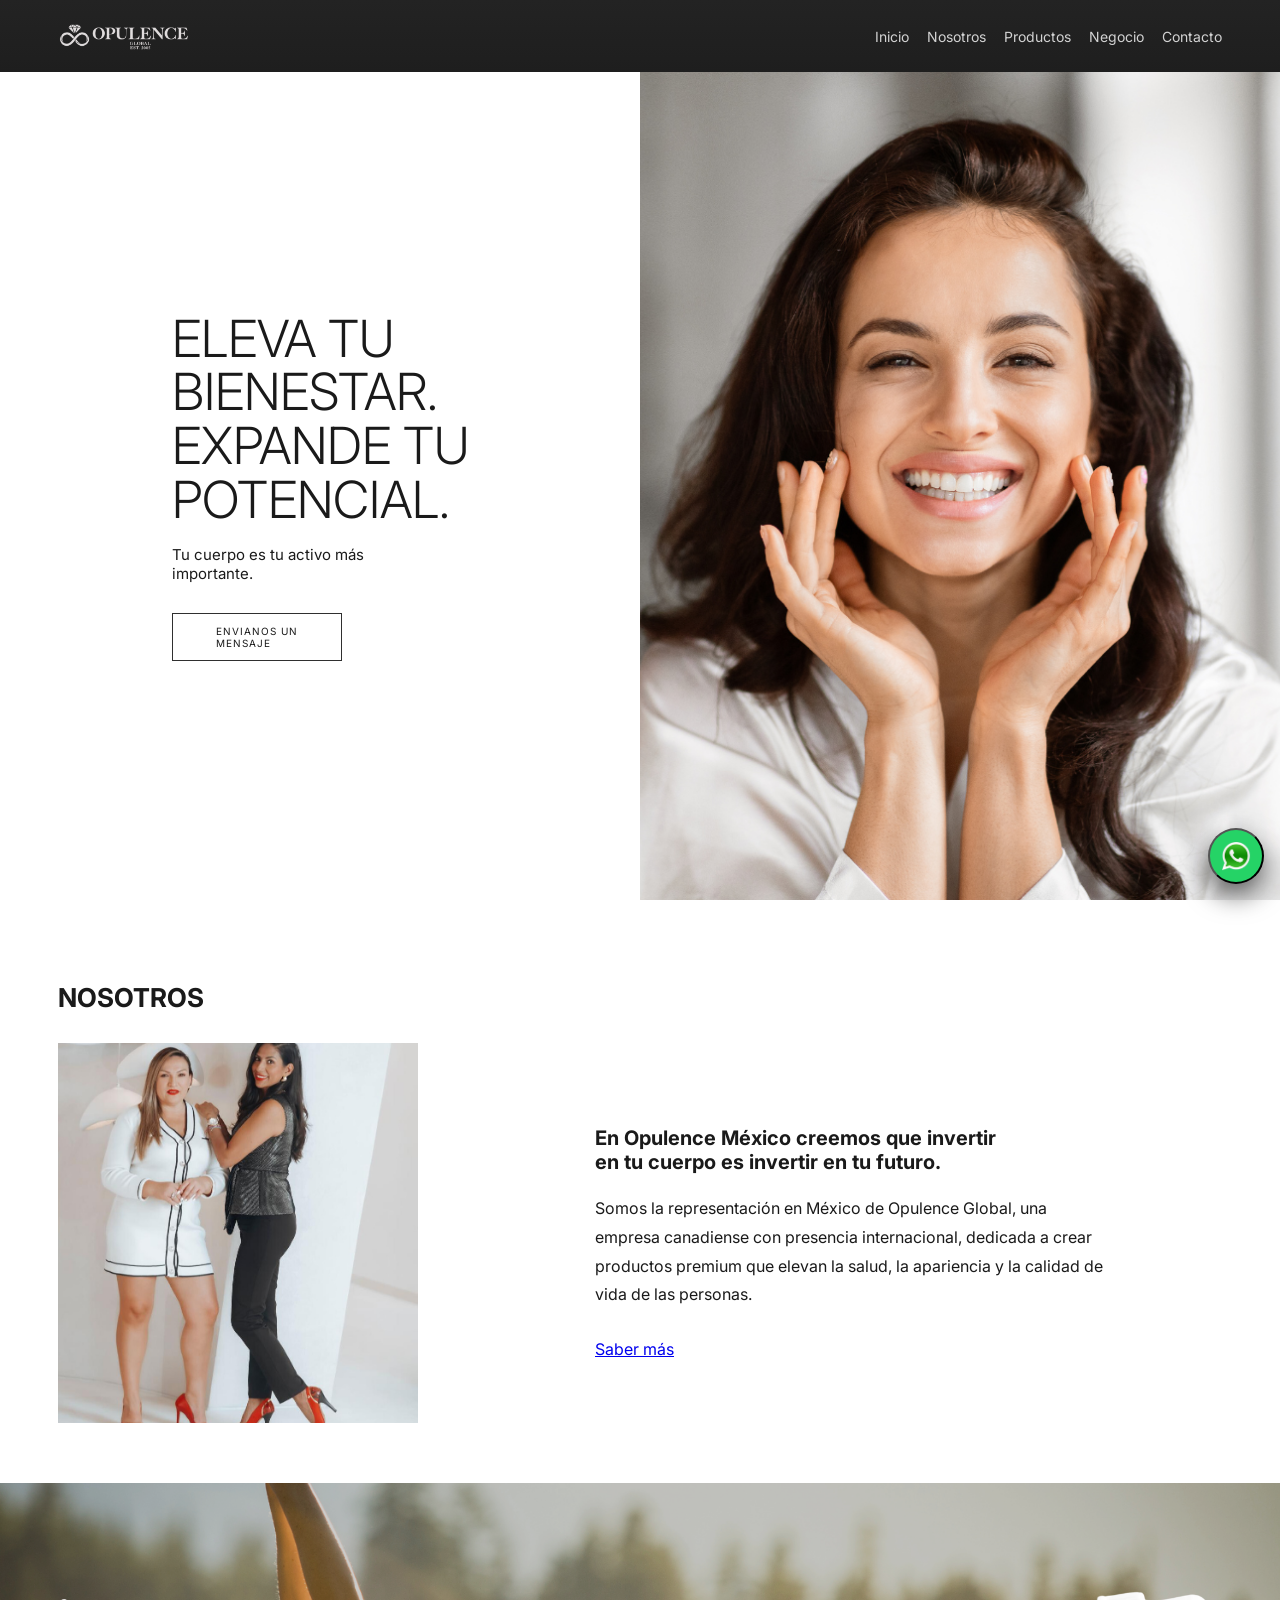
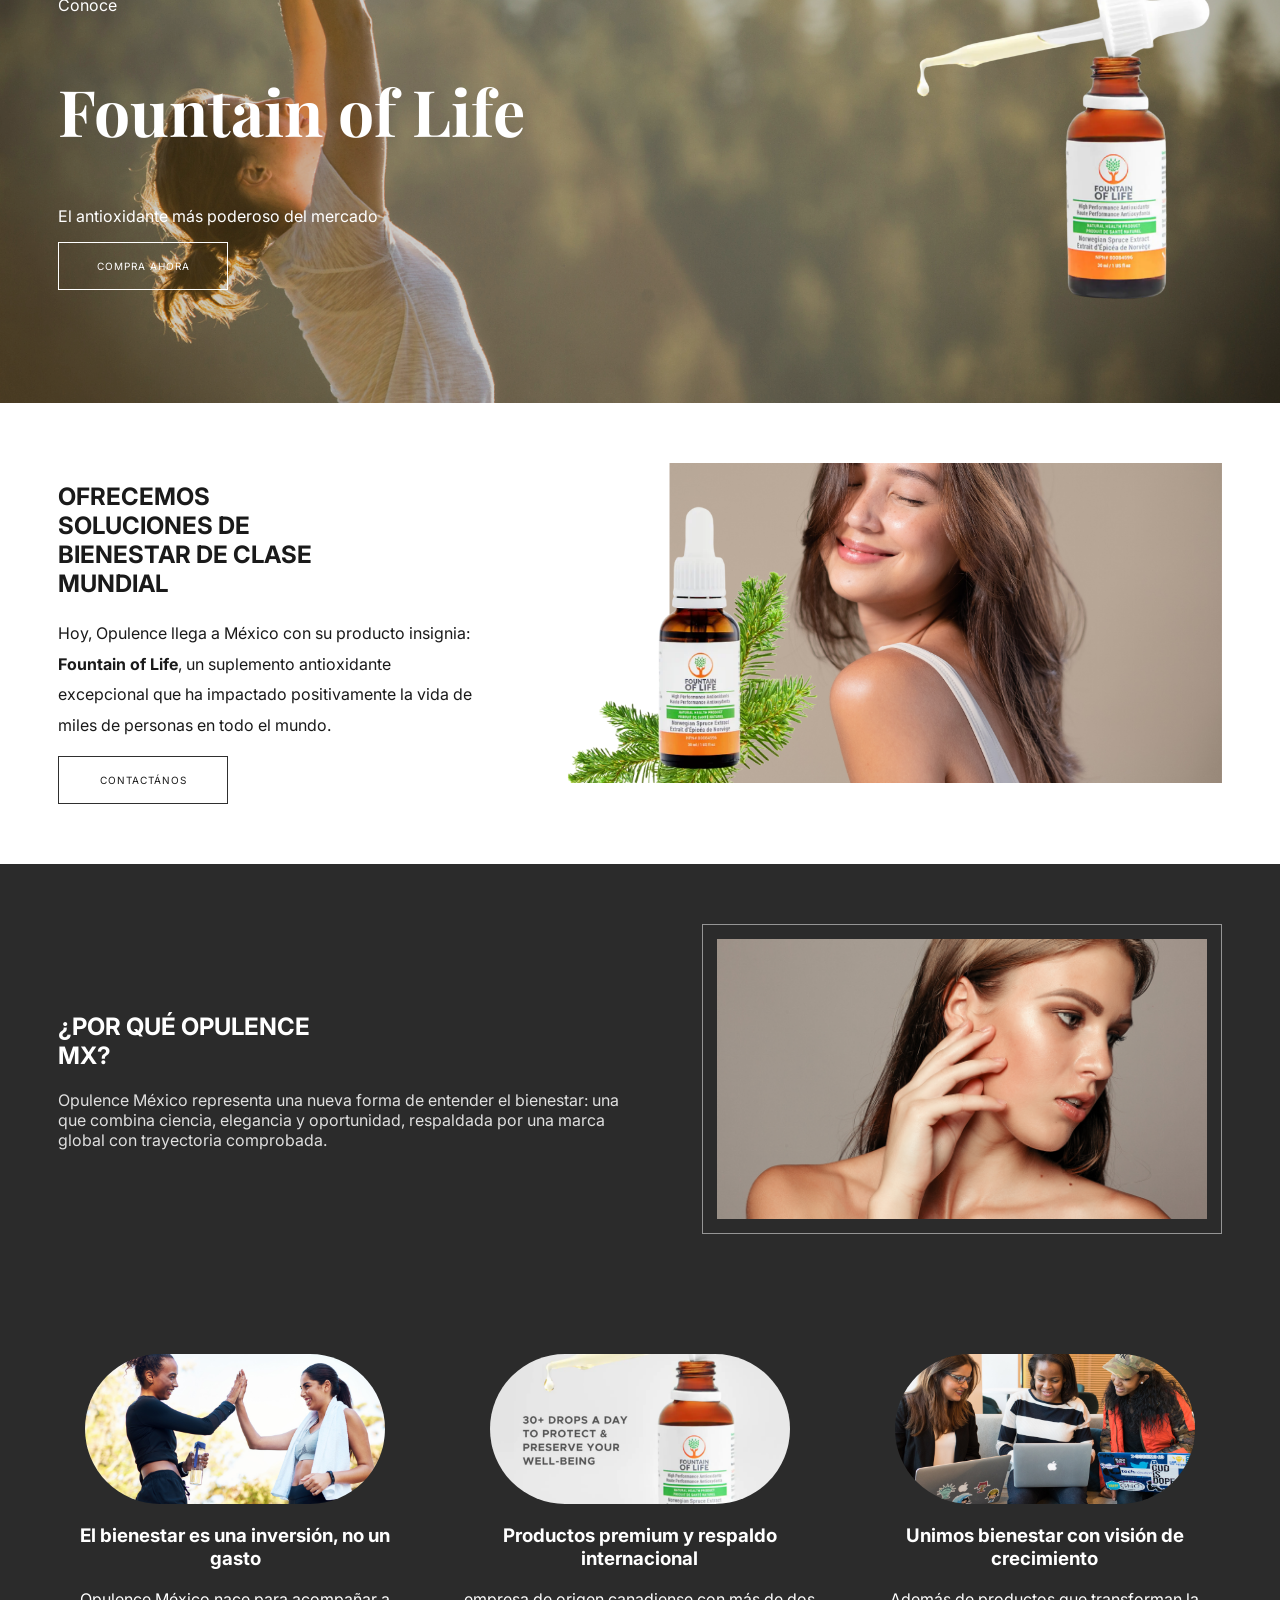
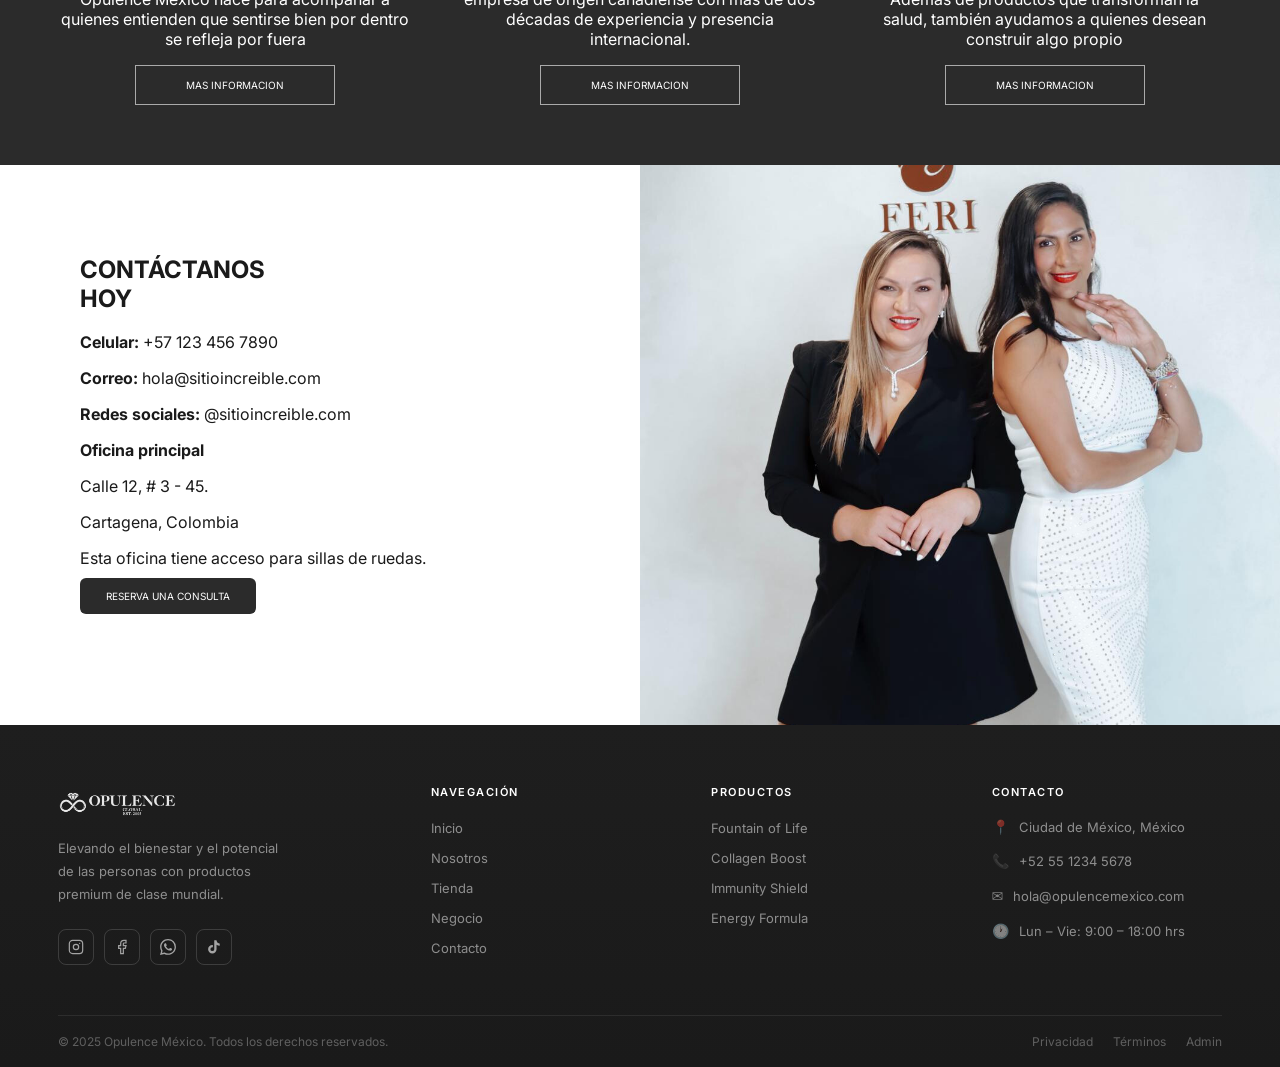
<file: Sitio Web Opulence/index.html>
<!DOCTYPE html>
<html lang="es">
<head>
  <meta charset="UTF-8" />
  <meta name="viewport" content="width=device-width, initial-scale=1.0" />
  <title>Opulence - Home</title>

  <link rel="stylesheet" href="styles.css" />

  <!-- Tipografías -->
  <link rel="preconnect" href="https://fonts.googleapis.com">
  <link rel="preconnect" href="https://fonts.gstatic.com" crossorigin>
  <link href="https://fonts.googleapis.com/css2?family=Playfair+Display:wght@600;700&family=Inter:wght@300;400;500;700&display=swap" rel="stylesheet">
</head>

<body>

  <!-- HEADER / NAV -->
  <header class="topbar">
    <div class="topbar__inner">
      <a class="brand" href="index.html">
        <img class="brand__logo" src="assets/logo-opulence.png" alt="Opulence" />
      </a>

      <button class="navToggle" aria-label="Abrir menú" aria-expanded="false">
        <span></span><span></span><span></span>
      </button>

      <nav class="nav" data-nav>
        <a href="index.html" class="nav__link">Inicio</a>
        <a href="nosotros.html" class="nav__link">Nosotros</a>
        <a href="tienda.html" class="nav__link">Productos</a>
        <a href="negocio.html" class="nav__link">Negocio</a>
        <a href="contacto.html" class="nav__link">Contacto</a>
      </nav>
    </div>
  </header>

  <main>
    <!-- HERO -->
    <section class="hero" id="inicio">
      <div class="hero__left">
        <div class="hero__content">
          <h1 class="hero__title">
            ELEVA TU<br>
            BIENESTAR.<br>
            EXPANDE TU<br>
            POTENCIAL.
          </h1>

          <p class="hero__subtitle">
            Tu cuerpo es tu activo más<br>
            importante.
          </p>

          <a class="btn-outline" href="#contacto">
            ENVIANOS UN<br>MENSAJE
          </a>
        </div>
      </div>

      <div class="hero__right">
        <img
          class="hero__image"
          src="assets/Mujer sonriendo.png"
          alt="Mujer sonriendo"
        />
      </div>
    </section>

    <!-- NOSOTROS -->
    <section class="about" id="nosotros">
      <div class="about__inner">
        <h2 class="about__heading">NOSOTROS</h2>

        <div class="about__grid">
          <div class="about__media">
            <img src="assets/nosotros.jpg" alt="Equipo Opulence" />
          </div>

          <div class="about__text">
            <h3>
              En Opulence México creemos que invertir<br />
              en tu cuerpo es invertir en tu futuro.
            </h3>

            <p>
              Somos la representación en México de Opulence Global, una empresa canadiense
              con presencia internacional, dedicada a crear productos premium que elevan la
              salud, la apariencia y la calidad de vida de las personas.
            </p>

            <a class="about__link" href="nosotros.html">Saber más</a>
          </div>
        </div>
      </div>
    </section>

    <!-- PRODUCTO DESTACADO (fondo + overlay + frasco derecha) -->
    <section class="featured-product" id="productos">
      <div class="featured-product__overlay"></div>

      <div class="featured-product__content">
        <div class="featured-product__text">
          <span class="featured-product__eyebrow">Conoce</span>

          <h2 class="featured-product__title">
            Fountain of Life
          </h2>

          <p class="featured-product__subtitle">
            El antioxidante más poderoso del mercado
          </p>

          <a href="#" class="btn-outline btn-outline--light">
            COMPRA AHORA
          </a>
        </div>

        <div class="featured-product__image">
          <img
            src="assets/Botella FOL.png"
            alt="Fountain of Life"
          />
        </div>
      </div>
    </section>

    <!-- SOLUCIONES -->
    <section class="solutions">
      <div class="solutions__inner">
        <div class="solutions__grid">

          <!-- Columna izquierda -->
          <div class="solutions__left">
            <h2 class="solutions__title">
              OFRECEMOS<br />
              SOLUCIONES DE<br />
              BIENESTAR DE CLASE<br />
              MUNDIAL
            </h2>

            <p class="solutions__copy">
              Hoy, Opulence llega a México con su producto insignia:
              <strong>Fountain of Life</strong>, un suplemento antioxidante excepcional que ha impactado
              positivamente la vida de miles de personas en todo el mundo.
            </p>

            <a href="#contacto" class="btn-outline solutions__btn">CONTACTÁNOS</a>
          </div>

          <!-- Columna derecha -->
          <div class="solutions__right">
            <div class="solutions__photo">
              <img src="assets/solutions model.png" alt="Bienestar Opulence" />
            </div>

            
          </div>

        </div>
      </div>
    </section>

    <!-- WHY OPULENCE -->
    <section class="why">
      <div class="why__inner">
        <div class="why__grid">

          <div class="why__left">
            <h2 class="why__title">¿POR QUÉ OPULENCE<br>MX?</h2>

            <p class="why__copy">
              Opulence México representa una nueva forma de entender el bienestar: una que combina ciencia,
              elegancia y oportunidad, respaldada por una marca global con trayectoria comprobada.
            </p>
          </div>

          <div class="why__right">
            <div class="why__frame">
              <img src="assets/why-model.png" alt="Opulence MX" />
            </div>
          </div>

        </div>
      </div>
    </section>

    <!-- 3 COLUMNAS -->
    <section class="triptych">
      <div class="triptych__inner">
        <div class="triptych__grid">

          <article class="triptych__card">
            <div class="triptych__oval">
              <img src="assets/trip-1.png" alt="Bienestar es inversión" />
            </div>

            <h3 class="triptych__title">
              El bienestar es una inversión, no un gasto
            </h3>

            <p class="triptych__text">
              Opulence México nace para acompañar a quienes entienden que sentirse bien por dentro se refleja por fuera
            </p>

            <a class="triptych__btn" href="#">MAS INFORMACION</a>
          </article>

          <article class="triptych__card">
            <div class="triptych__oval">
              <img src="assets/trip-2.png" alt="Productos premium" />
            </div>

            <h3 class="triptych__title">
              Productos premium y respaldo internacional
            </h3>

            <p class="triptych__text">
              empresa de origen canadiense con más de dos décadas de experiencia y presencia internacional.
            </p>

            <a class="triptych__btn" href="#">MAS INFORMACION</a>
          </article>

          <article class="triptych__card">
            <div class="triptych__oval">
              <img src="assets/trip-3.png" alt="Visión de crecimiento" />
            </div>

            <h3 class="triptych__title">
              Unimos bienestar con visión de crecimiento
            </h3>

            <p class="triptych__text">
              Además de productos que transforman la salud, también ayudamos a quienes desean construir algo propio
            </p>

            <a class="triptych__btn" href="negocio.html">MAS INFORMACION</a>
          </article>

        </div>
      </div>
    </section>

    <!-- CONTACTO -->
    <section class="contact" id="contacto">
      <div class="contact__grid">

        <!-- Left -->
        <div class="contact__left">
          <div class="contact__inner">
            <h2 class="contact__title">CONTÁCTANOS<br>HOY</h2>

            <div class="contact__block">
              <p><strong>Celular:</strong> +57 123 456 7890</p>
              <p><strong>Correo:</strong> hola@sitioincreible.com</p>
              <p><strong>Redes sociales:</strong> @sitioincreible.com</p>
            </div>

            <div class="contact__block contact__block--spaced">
              <p class="contact__subtitle"><strong>Oficina principal</strong></p>
              <p>Calle 12, # 3 - 45.</p>
              <p>Cartagena, Colombia</p>
            </div>

            <p class="contact__note">Esta oficina tiene acceso para sillas de ruedas.</p>

            <div class="contact__cta">
              <a class="contact__btn" href="#">RESERVA UNA CONSULTA</a>
            </div>
          </div>
        </div>

        <!-- Right -->
        <div class="contact__right">
          <img src="assets/contact-photo.png" alt="Equipo Opulence" />
        </div>

      </div>
    </section>
    <!-- VENTANA DE CHAT WHATSAPP -->
<div class="whatsapp-chat" id="whatsappChat" aria-hidden="true">
  <div class="wa-chat-header">
    <div class="wa-avatar">
      <img src="assets/profile sofi.png" alt="Asesor" />
    </div>
    <div class="wa-chat-info">
      <div class="wa-chat-name">Sofía Opulence</div>
      <div class="wa-chat-status">En línea</div>
    </div>
    <div class="wa-chat-close" id="waCloseBtn">&times;</div>
  </div>

  <div class="wa-chat-body" id="waMessages">
    <div class="wa-message agent">
      Hola 👋 ¿En qué podemos ayudarte hoy?
    </div>
  </div>

  <form class="wa-chat-input" id="waForm">
    <input
      type="text"
      id="waInput"
      placeholder="Escribe tu mensaje..."
      autocomplete="off"
    />
    <button type="submit" class="wa-send-btn">➤</button>
  </form>
</div>

<!-- BOTÓN FLOTANTE -->
<button class="whatsapp-button" id="whatsappBtn" aria-label="Abrir WhatsApp">
  <img src="assets/whats.png" alt="WhatsApp" />
</button>

  </main>

  <script src="script.js"></script>

  <!-- FOOTER -->
<footer class="site-footer">
  <div class="footer__inner">
    <div class="footer__grid">

      <!-- Columna 1: Marca -->
      <div>
        <img class="footer__brand-logo" src="assets/logo-opulence.png" alt="Opulence" />
        <p class="footer__brand-tagline">
          Elevando el bienestar y el potencial de las personas con productos premium de clase mundial.
        </p>
        <div class="footer__social">
          <a class="footer__social-link" href="#" aria-label="Instagram" target="_blank">
            <svg width="16" height="16" viewBox="0 0 24 24" fill="none" stroke="currentColor" stroke-width="1.8">
              <rect x="2" y="2" width="20" height="20" rx="5" ry="5"/>
              <circle cx="12" cy="12" r="4"/>
              <circle cx="17.5" cy="6.5" r="1" fill="currentColor" stroke="none"/>
            </svg>
          </a>
          <a class="footer__social-link" href="#" aria-label="Facebook" target="_blank">
            <svg width="16" height="16" viewBox="0 0 24 24" fill="none" stroke="currentColor" stroke-width="1.8">
              <path d="M18 2h-3a5 5 0 00-5 5v3H7v4h3v8h4v-8h3l1-4h-4V7a1 1 0 011-1h3z"/>
            </svg>
          </a>
          <a class="footer__social-link" href="#" aria-label="WhatsApp" target="_blank">
            <svg width="16" height="16" viewBox="0 0 24 24" fill="currentColor" stroke="none">
              <path d="M17.472 14.382c-.297-.149-1.758-.867-2.03-.967-.273-.099-.471-.148-.67.15-.197.297-.767.966-.94 1.164-.173.199-.347.223-.644.075-.297-.15-1.255-.463-2.39-1.475-.883-.788-1.48-1.761-1.653-2.059-.173-.297-.018-.458.13-.606.134-.133.298-.347.446-.52.149-.174.198-.298.298-.497.099-.198.05-.371-.025-.52-.075-.149-.669-1.612-.916-2.207-.242-.579-.487-.5-.669-.51-.173-.008-.371-.01-.57-.01-.198 0-.52.074-.792.372-.272.297-1.04 1.016-1.04 2.479 0 1.462 1.065 2.875 1.213 3.074.149.198 2.096 3.2 5.077 4.487.709.306 1.262.489 1.694.625.712.227 1.36.195 1.871.118.571-.085 1.758-.719 2.006-1.413.248-.694.248-1.289.173-1.413-.074-.124-.272-.198-.57-.347m-5.421 7.403h-.004a9.87 9.87 0 01-5.031-1.378l-.361-.214-3.741.982.998-3.648-.235-.374a9.86 9.86 0 01-1.51-5.26c.001-5.45 4.436-9.884 9.888-9.884 2.64 0 5.122 1.03 6.988 2.898a9.825 9.825 0 012.893 6.994c-.003 5.45-4.437 9.884-9.885 9.884m8.413-18.297A11.815 11.815 0 0012.05 0C5.495 0 .16 5.335.157 11.892c0 2.096.547 4.142 1.588 5.945L.057 24l6.305-1.654a11.882 11.882 0 005.683 1.448h.005c6.554 0 11.89-5.335 11.893-11.893a11.821 11.821 0 00-3.48-8.413z"/>
            </svg>
          </a>
          <a class="footer__social-link" href="#" aria-label="TikTok" target="_blank">
            <svg width="16" height="16" viewBox="0 0 24 24" fill="currentColor" stroke="none">
              <path d="M19.59 6.69a4.83 4.83 0 01-3.77-4.25V2h-3.45v13.67a2.89 2.89 0 01-2.88 2.5 2.89 2.89 0 01-2.89-2.89 2.89 2.89 0 012.89-2.89c.28 0 .54.04.79.1V9.01a6.32 6.32 0 00-.79-.05 6.34 6.34 0 00-6.34 6.34 6.34 6.34 0 006.34 6.34 6.34 6.34 0 006.33-6.34V8.69a8.18 8.18 0 004.78 1.52V6.76a4.85 4.85 0 01-1.01-.07z"/>
            </svg>
          </a>
        </div>
      </div>

      <!-- Columna 2: Navegación -->
      <div>
        <h4 class="footer__col-title">Navegación</h4>
        <ul class="footer__nav">
          <li><a href="index.html">Inicio</a></li>
          <li><a href="nosotros.html">Nosotros</a></li>
          <li><a href="tienda.html">Tienda</a></li>
          <li><a href="negocio.html">Negocio</a></li>
          <li><a href="contacto.html">Contacto</a></li>
        </ul>
      </div>

      <!-- Columna 3: Productos -->
      <div>
        <h4 class="footer__col-title">Productos</h4>
        <ul class="footer__nav">
          <li><a href="tienda.html">Fountain of Life</a></li>
          <li><a href="tienda.html">Collagen Boost</a></li>
          <li><a href="tienda.html">Immunity Shield</a></li>
          <li><a href="tienda.html">Energy Formula</a></li>
        </ul>
      </div>

      <!-- Columna 4: Contacto -->
      <div>
        <h4 class="footer__col-title">Contacto</h4>

        <div class="footer__contact-item">
          <span class="footer__contact-icon">📍</span>
          <p>Ciudad de México, México</p>
        </div>

        <div class="footer__contact-item">
          <span class="footer__contact-icon">📞</span>
          <p><a href="tel:+525512345678">+52 55 1234 5678</a></p>
        </div>

        <div class="footer__contact-item">
          <span class="footer__contact-icon">✉️</span>
          <p><a href="mailto:hola@opulencemexico.com">hola@opulencemexico.com</a></p>
        </div>

        <div class="footer__contact-item">
          <span class="footer__contact-icon">🕐</span>
          <p>Lun – Vie: 9:00 – 18:00 hrs</p>
        </div>
      </div>

    </div>

    <!-- Barra inferior -->
    <div class="footer__bottom">
      <p class="footer__copy">© 2025 Opulence México. Todos los derechos reservados.</p>
      <div class="footer__bottom-links">
        <a href="#">Privacidad</a>
        <a href="#">Términos</a>
        <a href="admin.html">Admin</a>
      </div>
    </div>
  </div>
</footer>

</body>
</html>
</file>
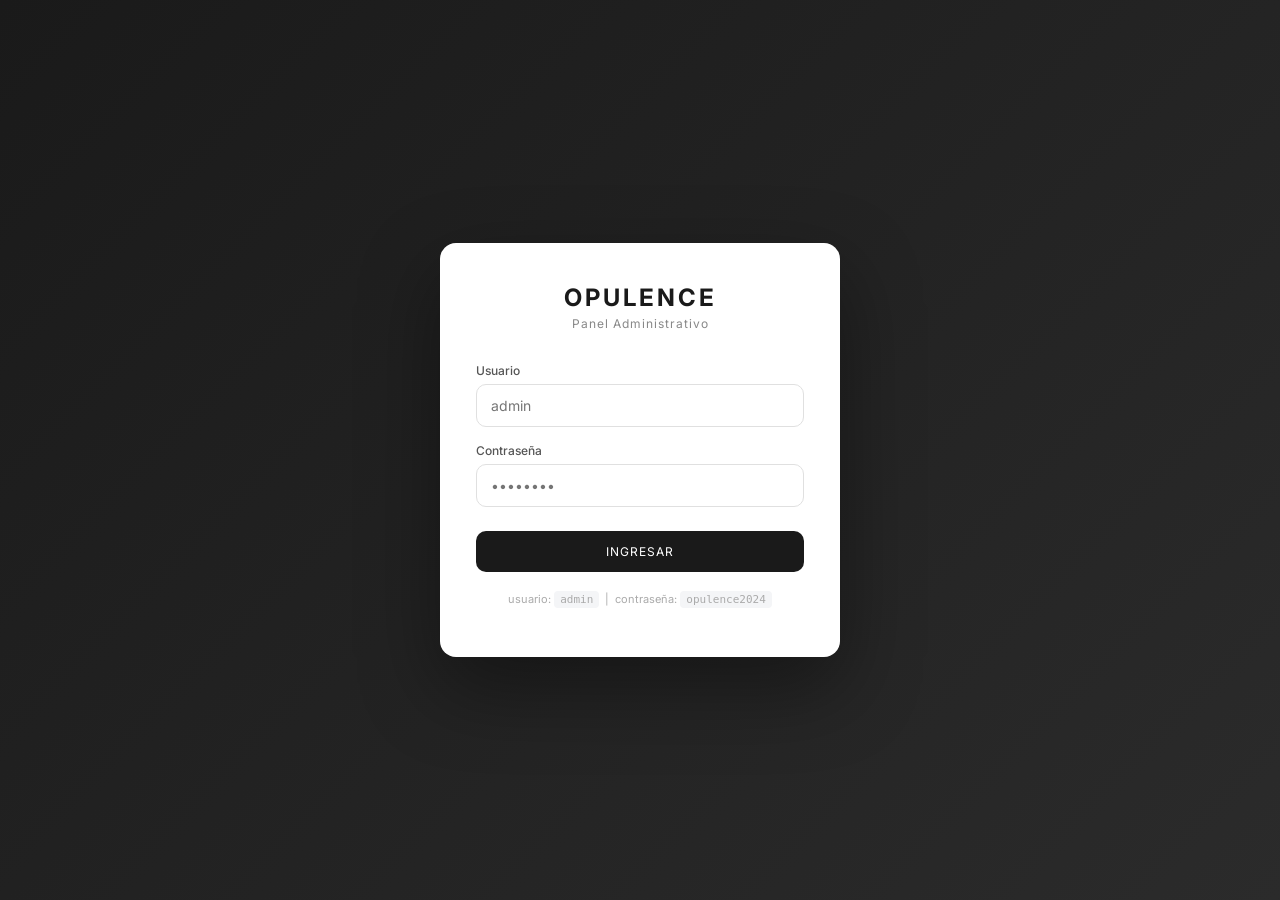
<file: Sitio Web Opulence/admin.html>
<!DOCTYPE html>
<html lang="es">
<head>
  <meta charset="UTF-8" />
  <meta name="viewport" content="width=device-width, initial-scale=1.0" />
  <title>Panel Admin | Opulence</title>
  <link rel="stylesheet" href="admin.css" />
  <link rel="preconnect" href="https://fonts.googleapis.com">
  <link rel="preconnect" href="https://fonts.gstatic.com" crossorigin>
  <link href="https://fonts.googleapis.com/css2?family=Inter:wght@300;400;500;600;700&display=swap" rel="stylesheet">
</head>
<body>

<div class="admin-login" id="adminLogin">
  <div class="login-card">
    <div class="login-logo">
      <span class="login-brand">OPULENCE</span>
      <span class="login-sub">Panel Administrativo</span>
    </div>
    <form class="login-form" id="loginForm" novalidate>
      <div class="login-field">
        <label for="loginUser">Usuario</label>
        <input id="loginUser" type="text" placeholder="admin" autocomplete="username" />
      </div>
      <div class="login-field">
        <label for="loginPass">Contraseña</label>
        <input id="loginPass" type="password" placeholder="••••••••" autocomplete="current-password" />
      </div>
      <p class="login-error" id="loginError" style="display:none;">Usuario o contraseña incorrectos.</p>
      <button class="login-btn" type="submit">INGRESAR</button>
    </form>
    <p class="login-hint">usuario: <code>admin</code> &nbsp;|&nbsp; contraseña: <code>opulence2024</code></p>
  </div>
</div>

<div class="admin-layout" id="adminLayout" style="display:none;">

  <aside class="admin-sidebar">
    <div class="admin-brand">
      <span>OPULENCE</span>
      <small>Admin</small>
    </div>
    <nav class="admin-nav">
      <a href="#" class="admin-nav__link is-active" data-section="dashboard">
        <svg width="18" height="18" viewBox="0 0 24 24" fill="none" stroke="currentColor" stroke-width="1.8"><rect x="3" y="3" width="7" height="7"/><rect x="14" y="3" width="7" height="7"/><rect x="14" y="14" width="7" height="7"/><rect x="3" y="14" width="7" height="7"/></svg>
        Dashboard
      </a>
      <a href="#" class="admin-nav__link" data-section="products">
        <svg width="18" height="18" viewBox="0 0 24 24" fill="none" stroke="currentColor" stroke-width="1.8"><path d="M21 16V8a2 2 0 00-1-1.73l-7-4a2 2 0 00-2 0l-7 4A2 2 0 003 8v8a2 2 0 001 1.73l7 4a2 2 0 002 0l7-4A2 2 0 0021 16z"/></svg>
        Productos
      </a>
      <a href="#" class="admin-nav__link" data-section="orders">
        <svg width="18" height="18" viewBox="0 0 24 24" fill="none" stroke="currentColor" stroke-width="1.8"><path d="M6 2L3 6v14a2 2 0 002 2h14a2 2 0 002-2V6l-3-4z"/><line x1="3" y1="6" x2="21" y2="6"/></svg>
        Pedidos
      </a>
      <a href="#" class="admin-nav__link" data-section="messages">
        <svg width="18" height="18" viewBox="0 0 24 24" fill="none" stroke="currentColor" stroke-width="1.8"><path d="M21 15a2 2 0 01-2 2H7l-4 4V5a2 2 0 012-2h14a2 2 0 012 2z"/></svg>
        Mensajes
      </a>
    </nav>
    <div class="admin-sidebar__footer">
      <a href="index.html" class="sidebar-link-out" target="_blank">← Ver sitio</a>
      <button class="logout-btn" id="logoutBtn">Cerrar sesión</button>
    </div>
  </aside>

  <main class="admin-main">

    <div class="admin-topbar">
      <h1 class="admin-page-title" id="pageTitle">Dashboard</h1>
      <div class="admin-topbar__right">
        <span class="admin-user">admin</span>
      </div>
    </div>

    <section class="admin-section" id="section-dashboard">
      <div class="stats-grid">
        <div class="stat-card">
          <div class="stat-card__icon stat-card__icon--dark">📦</div>
          <div class="stat-card__body">
            <span class="stat-card__label">Productos</span>
            <strong class="stat-card__value" id="statProducts">0</strong>
          </div>
        </div>
        <div class="stat-card">
          <div class="stat-card__icon stat-card__icon--green">🛒</div>
          <div class="stat-card__body">
            <span class="stat-card__label">Pedidos</span>
            <strong class="stat-card__value" id="statOrders">0</strong>
          </div>
        </div>
        <div class="stat-card">
          <div class="stat-card__icon stat-card__icon--blue">💰</div>
          <div class="stat-card__body">
            <span class="stat-card__label">Ingresos</span>
            <strong class="stat-card__value" id="statRevenue">$0</strong>
          </div>
        </div>
        <div class="stat-card">
          <div class="stat-card__icon stat-card__icon--purple">✉️</div>
          <div class="stat-card__body">
            <span class="stat-card__label">Mensajes</span>
            <strong class="stat-card__value" id="statMessages">0</strong>
          </div>
        </div>
      </div>
      <div class="admin-card" style="margin-top:30px;">
        <div class="admin-card__head">
          <h2>Últimos pedidos</h2>
          <button class="btn-link" onclick="showSection('orders')">Ver todos →</button>
        </div>
        <div id="recentOrders"></div>
      </div>
      <div class="admin-card" style="margin-top:20px;">
        <div class="admin-card__head">
          <h2>Mensajes recientes</h2>
          <button class="btn-link" onclick="showSection('messages')">Ver todos →</button>
        </div>
        <div id="recentMessages"></div>
      </div>
    </section>

    <section class="admin-section" id="section-products" style="display:none;">
      <div class="section-actions">
        <button class="btn-primary" id="newProductBtn">+ Nuevo producto</button>
      </div>
      <div class="admin-card">
        <table class="admin-table">
          <thead>
            <tr>
              <th>Imagen</th><th>Nombre</th><th>Categoría</th>
              <th>Precio</th><th>Stock</th><th>Acciones</th>
            </tr>
          </thead>
          <tbody id="productsBody"></tbody>
        </table>
      </div>
    </section>

    <section class="admin-section" id="section-orders" style="display:none;">
      <div class="admin-card">
        <table class="admin-table">
          <thead>
            <tr>
              <th>ID</th><th>Fecha</th><th>Cliente</th>
              <th>Total</th><th>Pago</th><th>Estado</th><th>Acciones</th>
            </tr>
          </thead>
          <tbody id="ordersBody"></tbody>
        </table>
        <p class="empty-state" id="ordersEmpty" style="display:none;">Aún no hay pedidos registrados.</p>
      </div>
    </section>

    <section class="admin-section" id="section-messages" style="display:none;">
      <div class="admin-card">
        <table class="admin-table">
          <thead>
            <tr>
              <th>Fecha</th><th>Nombre</th><th>Correo</th>
              <th>Asunto</th><th>Mensaje</th><th>Estado</th>
            </tr>
          </thead>
          <tbody id="messagesBody"></tbody>
        </table>
        <p class="empty-state" id="messagesEmpty" style="display:none;">No hay mensajes todavía.</p>
      </div>
    </section>

  </main>
</div>

<!-- Modal producto -->
<div class="modal-overlay" id="productModal" style="display:none;">
  <div class="modal-card">
    <div class="modal-head">
      <h2 id="modalTitle">Nuevo producto</h2>
      <button class="modal-close" id="modalClose">✕</button>
    </div>
    <form class="modal-form" id="productForm" novalidate>
      <input type="hidden" id="pId" name="id" />
      <div class="modal-row">
        <div class="modal-field">
          <label for="pName">Nombre *</label>
          <input id="pName" name="name" type="text" placeholder="Nombre del producto" required />
        </div>
        <div class="modal-field">
          <label for="pCategory">Categoría</label>
          <select id="pCategory" name="category">
            <option>Antioxidantes</option><option>Colágeno</option>
            <option>Inmunidad</option><option>Energía</option><option>Otro</option>
          </select>
        </div>
      </div>
      <div class="modal-row">
        <div class="modal-field">
          <label for="pPrice">Precio (MXN) *</label>
          <input id="pPrice" name="price" type="number" min="0" placeholder="0" required />
        </div>
        <div class="modal-field">
          <label for="pStock">Stock</label>
          <input id="pStock" name="stock" type="number" min="0" placeholder="0" />
        </div>
      </div>
      <div class="modal-field">
        <label for="pImage">URL de imagen</label>
        <input id="pImage" name="image" type="text" placeholder="assets/mi-producto.png" />
      </div>
      <div class="modal-field">
        <label for="pDesc">Descripción</label>
        <textarea id="pDesc" name="description" rows="4" placeholder="Describe el producto..."></textarea>
      </div>
      <div class="modal-field modal-field--check">
        <label>
          <input id="pFeatured" name="featured" type="checkbox" />
          Producto destacado
        </label>
      </div>
      <div class="modal-actions">
        <button type="button" class="btn-secondary" id="cancelProductBtn">Cancelar</button>
        <button type="submit" class="btn-primary">Guardar producto</button>
      </div>
    </form>
  </div>
</div>

<!-- Modal pedido -->
<div class="modal-overlay" id="orderModal" style="display:none;">
  <div class="modal-card">
    <div class="modal-head">
      <h2>Detalle del pedido</h2>
      <button class="modal-close" id="orderModalClose">✕</button>
    </div>
    <div id="orderDetail" class="order-detail"></div>
    <div class="modal-actions">
      <label style="font-size:13px;font-weight:500;">Estado:</label>
      <select id="orderStatusSelect" class="status-select">
        <option>Pendiente</option><option>Confirmado</option>
        <option>En camino</option><option>Entregado</option><option>Cancelado</option>
      </select>
      <button class="btn-primary" id="saveOrderStatus">Guardar estado</button>
    </div>
  </div>
</div>

<script src="admin.js"></script>
</body>
</html>
</file>
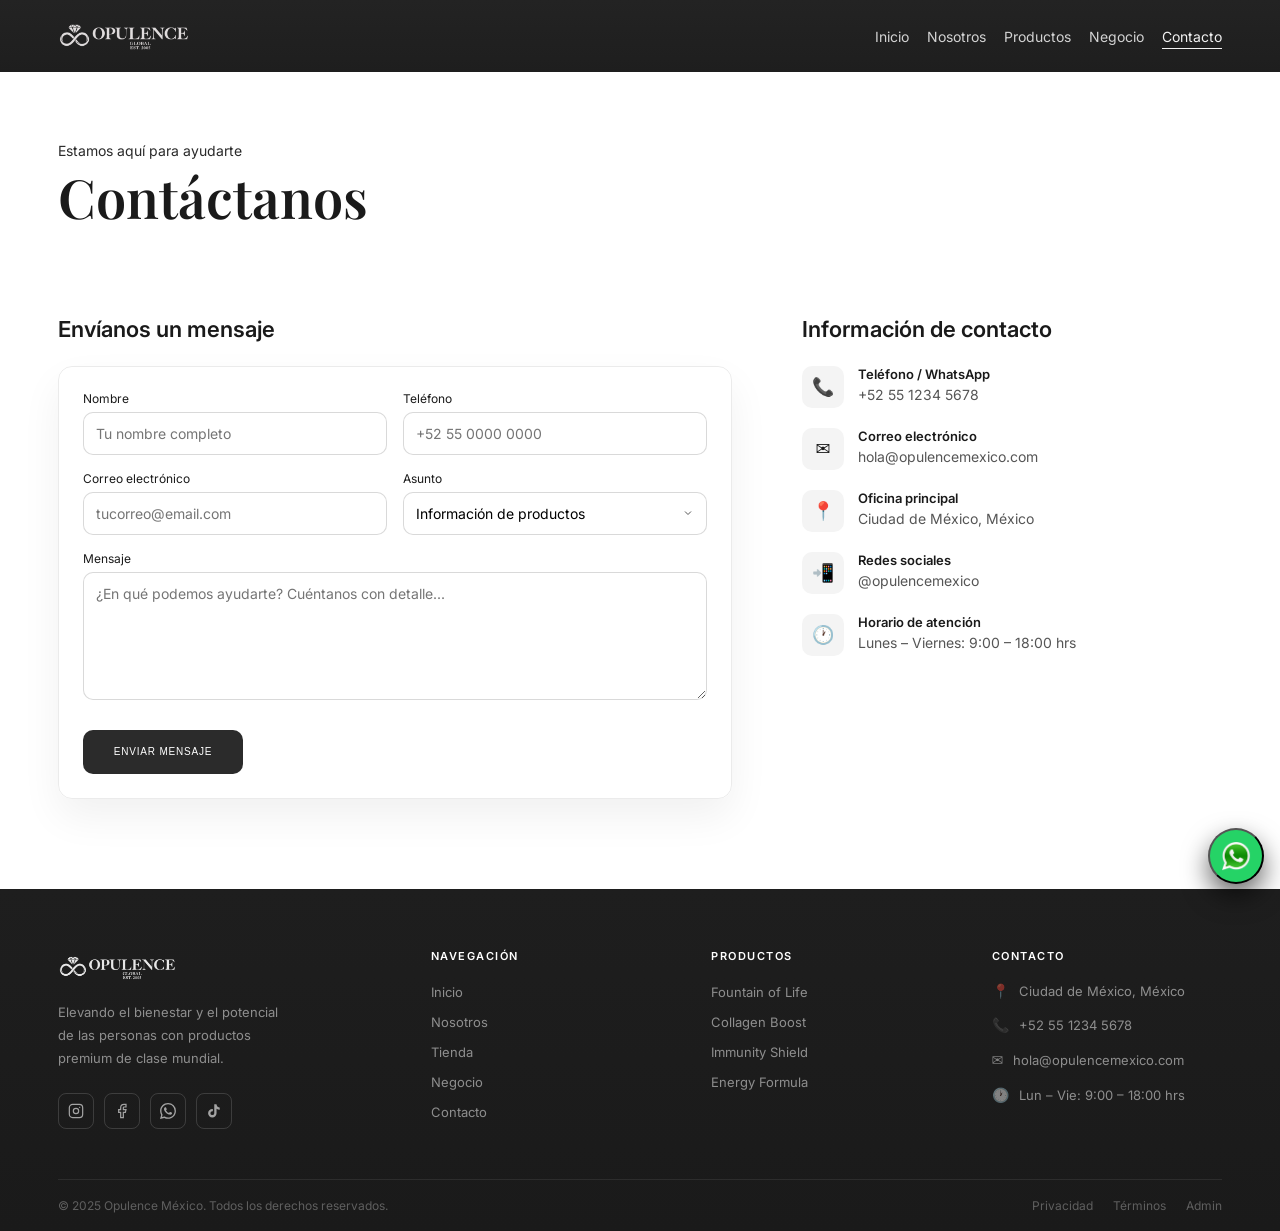
<file: Sitio Web Opulence/contacto.html>
<!DOCTYPE html>
<html lang="es">
<head>
  <meta charset="UTF-8" />
  <meta name="viewport" content="width=device-width, initial-scale=1.0" />
  <title>Contacto | Opulence</title>
  <link rel="stylesheet" href="styles.css" />
  <link rel="stylesheet" href="styles-extra.css" />
  <link rel="preconnect" href="https://fonts.googleapis.com">
  <link rel="preconnect" href="https://fonts.gstatic.com" crossorigin>
  <link href="https://fonts.googleapis.com/css2?family=Playfair+Display:wght@600;700&family=Inter:wght@300;400;500;700&display=swap" rel="stylesheet">
</head>
<body>

<header class="topbar">
  <div class="topbar__inner">
    <a class="brand" href="index.html">
      <img class="brand__logo" src="assets/logo-opulence.png" alt="Opulence" />
    </a>
    <button class="navToggle" aria-label="Abrir menú" aria-expanded="false">
      <span></span><span></span><span></span>
    </button>
    <nav class="nav" data-nav>
      <a href="index.html"    class="nav__link">Inicio</a>
      <a href="nosotros.html" class="nav__link">Nosotros</a>
      <a href="tienda.html"   class="nav__link">Productos</a>
      <a href="negocio.html"  class="nav__link">Negocio</a>
      <a href="contacto.html" class="nav__link is-active">Contacto</a>
    </nav>
  </div>
</header>

<main>

  <section class="page-hero">
    <div class="page-hero__inner">
      <p class="page-hero__kicker">Estamos aquí para ayudarte</p>
      <h1 class="page-hero__title">Contáctanos</h1>
    </div>
  </section>

  <section class="cpage">
    <div class="cpage__inner">
      <div class="cpage__grid">

        <div class="cpage__form-col">
          <h2 class="cpage__col-title">Envíanos un mensaje</h2>

          <div id="formSuccess" class="cpage__success" style="display:none;">
            ¡Mensaje enviado! Te contactaremos en breve.
          </div>

          <form class="form" id="mainContactForm" novalidate>
            <div class="form__row">
              <div class="form__field">
                <label for="c-name">Nombre</label>
                <input id="c-name" name="name" type="text" placeholder="Tu nombre completo" required />
              </div>
              <div class="form__field">
                <label for="c-phone">Teléfono</label>
                <input id="c-phone" name="phone" type="tel" placeholder="+52 55 0000 0000" />
              </div>
            </div>

            <div class="form__row">
              <div class="form__field">
                <label for="c-email">Correo electrónico</label>
                <input id="c-email" name="email" type="email" placeholder="tucorreo@email.com" required />
              </div>
              <div class="form__field">
                <label for="c-subject">Asunto</label>
                <select id="c-subject" name="subject" class="form__select">
                  <option value="Información de productos">Información de productos</option>
                  <option value="Oportunidad de negocio">Oportunidad de negocio</option>
                  <option value="Pedidos y envíos">Pedidos y envíos</option>
                  <option value="Soporte">Soporte</option>
                  <option value="Otro">Otro</option>
                </select>
              </div>
            </div>

            <div class="form__field">
              <label for="c-message">Mensaje</label>
              <textarea id="c-message" name="message" rows="6"
                placeholder="¿En qué podemos ayudarte? Cuéntanos con detalle..." required></textarea>
            </div>

            <button class="form__btn" type="submit">ENVIAR MENSAJE</button>
          </form>
        </div>

        <div class="cpage__info-col">
          <h2 class="cpage__col-title">Información de contacto</h2>

          <div class="cinfo-block">
            <div class="cinfo-icon">📞</div>
            <div class="cinfo-text">
              <strong>Teléfono / WhatsApp</strong>
              <p>+52 55 1234 5678</p>
            </div>
          </div>

          <div class="cinfo-block">
            <div class="cinfo-icon">✉️</div>
            <div class="cinfo-text">
              <strong>Correo electrónico</strong>
              <p>hola@opulencemexico.com</p>
            </div>
          </div>

          <div class="cinfo-block">
            <div class="cinfo-icon">📍</div>
            <div class="cinfo-text">
              <strong>Oficina principal</strong>
              <p>Ciudad de México, México</p>
            </div>
          </div>

          <div class="cinfo-block">
            <div class="cinfo-icon">📲</div>
            <div class="cinfo-text">
              <strong>Redes sociales</strong>
              <p>@opulencemexico</p>
            </div>
          </div>

          <div class="cinfo-block">
            <div class="cinfo-icon">🕐</div>
            <div class="cinfo-text">
              <strong>Horario de atención</strong>
              <p>Lunes – Viernes: 9:00 – 18:00 hrs</p>
            </div>
          </div>

        </div>

      </div>
    </div>
  </section>
<!-- VENTANA DE CHAT WHATSAPP -->
<div class="whatsapp-chat" id="whatsappChat" aria-hidden="true">
  <div class="wa-chat-header">
    <div class="wa-avatar">
      <img src="assets/profile sofi.png" alt="Asesor" />
    </div>
    <div class="wa-chat-info">
      <div class="wa-chat-name">Sofía Opulence</div>
      <div class="wa-chat-status">En línea</div>
    </div>
    <div class="wa-chat-close" id="waCloseBtn">&times;</div>
  </div>

  <div class="wa-chat-body" id="waMessages">
    <div class="wa-message agent">
      Hola 👋 ¿En qué podemos ayudarte hoy?
    </div>
  </div>

  <form class="wa-chat-input" id="waForm">
    <input
      type="text"
      id="waInput"
      placeholder="Escribe tu mensaje..."
      autocomplete="off"
    />
    <button type="submit" class="wa-send-btn">➤</button>
  </form>
</div>

<!-- BOTÓN FLOTANTE -->
<button class="whatsapp-button" id="whatsappBtn" aria-label="Abrir WhatsApp">
  <img src="assets/whats.png" alt="WhatsApp" />
</button>
</main>

<script src="script.js"></script>

<!-- FOOTER -->
<footer class="site-footer">
  <div class="footer__inner">
    <div class="footer__grid">

      <!-- Columna 1: Marca -->
      <div>
        <img class="footer__brand-logo" src="assets/logo-opulence.png" alt="Opulence" />
        <p class="footer__brand-tagline">
          Elevando el bienestar y el potencial de las personas con productos premium de clase mundial.
        </p>
        <div class="footer__social">
          <a class="footer__social-link" href="#" aria-label="Instagram" target="_blank">
            <svg width="16" height="16" viewBox="0 0 24 24" fill="none" stroke="currentColor" stroke-width="1.8">
              <rect x="2" y="2" width="20" height="20" rx="5" ry="5"/>
              <circle cx="12" cy="12" r="4"/>
              <circle cx="17.5" cy="6.5" r="1" fill="currentColor" stroke="none"/>
            </svg>
          </a>
          <a class="footer__social-link" href="#" aria-label="Facebook" target="_blank">
            <svg width="16" height="16" viewBox="0 0 24 24" fill="none" stroke="currentColor" stroke-width="1.8">
              <path d="M18 2h-3a5 5 0 00-5 5v3H7v4h3v8h4v-8h3l1-4h-4V7a1 1 0 011-1h3z"/>
            </svg>
          </a>
          <a class="footer__social-link" href="#" aria-label="WhatsApp" target="_blank">
            <svg width="16" height="16" viewBox="0 0 24 24" fill="currentColor" stroke="none">
              <path d="M17.472 14.382c-.297-.149-1.758-.867-2.03-.967-.273-.099-.471-.148-.67.15-.197.297-.767.966-.94 1.164-.173.199-.347.223-.644.075-.297-.15-1.255-.463-2.39-1.475-.883-.788-1.48-1.761-1.653-2.059-.173-.297-.018-.458.13-.606.134-.133.298-.347.446-.52.149-.174.198-.298.298-.497.099-.198.05-.371-.025-.52-.075-.149-.669-1.612-.916-2.207-.242-.579-.487-.5-.669-.51-.173-.008-.371-.01-.57-.01-.198 0-.52.074-.792.372-.272.297-1.04 1.016-1.04 2.479 0 1.462 1.065 2.875 1.213 3.074.149.198 2.096 3.2 5.077 4.487.709.306 1.262.489 1.694.625.712.227 1.36.195 1.871.118.571-.085 1.758-.719 2.006-1.413.248-.694.248-1.289.173-1.413-.074-.124-.272-.198-.57-.347m-5.421 7.403h-.004a9.87 9.87 0 01-5.031-1.378l-.361-.214-3.741.982.998-3.648-.235-.374a9.86 9.86 0 01-1.51-5.26c.001-5.45 4.436-9.884 9.888-9.884 2.64 0 5.122 1.03 6.988 2.898a9.825 9.825 0 012.893 6.994c-.003 5.45-4.437 9.884-9.885 9.884m8.413-18.297A11.815 11.815 0 0012.05 0C5.495 0 .16 5.335.157 11.892c0 2.096.547 4.142 1.588 5.945L.057 24l6.305-1.654a11.882 11.882 0 005.683 1.448h.005c6.554 0 11.89-5.335 11.893-11.893a11.821 11.821 0 00-3.48-8.413z"/>
            </svg>
          </a>
          <a class="footer__social-link" href="#" aria-label="TikTok" target="_blank">
            <svg width="16" height="16" viewBox="0 0 24 24" fill="currentColor" stroke="none">
              <path d="M19.59 6.69a4.83 4.83 0 01-3.77-4.25V2h-3.45v13.67a2.89 2.89 0 01-2.88 2.5 2.89 2.89 0 01-2.89-2.89 2.89 2.89 0 012.89-2.89c.28 0 .54.04.79.1V9.01a6.32 6.32 0 00-.79-.05 6.34 6.34 0 00-6.34 6.34 6.34 6.34 0 006.34 6.34 6.34 6.34 0 006.33-6.34V8.69a8.18 8.18 0 004.78 1.52V6.76a4.85 4.85 0 01-1.01-.07z"/>
            </svg>
          </a>
        </div>
      </div>

      <!-- Columna 2: Navegación -->
      <div>
        <h4 class="footer__col-title">Navegación</h4>
        <ul class="footer__nav">
          <li><a href="index.html">Inicio</a></li>
          <li><a href="nosotros.html">Nosotros</a></li>
          <li><a href="tienda.html">Tienda</a></li>
          <li><a href="negocio.html">Negocio</a></li>
          <li><a href="contacto.html">Contacto</a></li>
        </ul>
      </div>

      <!-- Columna 3: Productos -->
      <div>
        <h4 class="footer__col-title">Productos</h4>
        <ul class="footer__nav">
          <li><a href="tienda.html">Fountain of Life</a></li>
          <li><a href="tienda.html">Collagen Boost</a></li>
          <li><a href="tienda.html">Immunity Shield</a></li>
          <li><a href="tienda.html">Energy Formula</a></li>
        </ul>
      </div>

      <!-- Columna 4: Contacto -->
      <div>
        <h4 class="footer__col-title">Contacto</h4>

        <div class="footer__contact-item">
          <span class="footer__contact-icon">📍</span>
          <p>Ciudad de México, México</p>
        </div>

        <div class="footer__contact-item">
          <span class="footer__contact-icon">📞</span>
          <p><a href="tel:+525512345678">+52 55 1234 5678</a></p>
        </div>

        <div class="footer__contact-item">
          <span class="footer__contact-icon">✉️</span>
          <p><a href="mailto:hola@opulencemexico.com">hola@opulencemexico.com</a></p>
        </div>

        <div class="footer__contact-item">
          <span class="footer__contact-icon">🕐</span>
          <p>Lun – Vie: 9:00 – 18:00 hrs</p>
        </div>
      </div>

    </div>

    <!-- Barra inferior -->
    <div class="footer__bottom">
      <p class="footer__copy">© 2025 Opulence México. Todos los derechos reservados.</p>
      <div class="footer__bottom-links">
        <a href="#">Privacidad</a>
        <a href="#">Términos</a>
        <a href="admin.html">Admin</a>
      </div>
    </div>
  </div>
</footer>

</body>
</html>
</file>
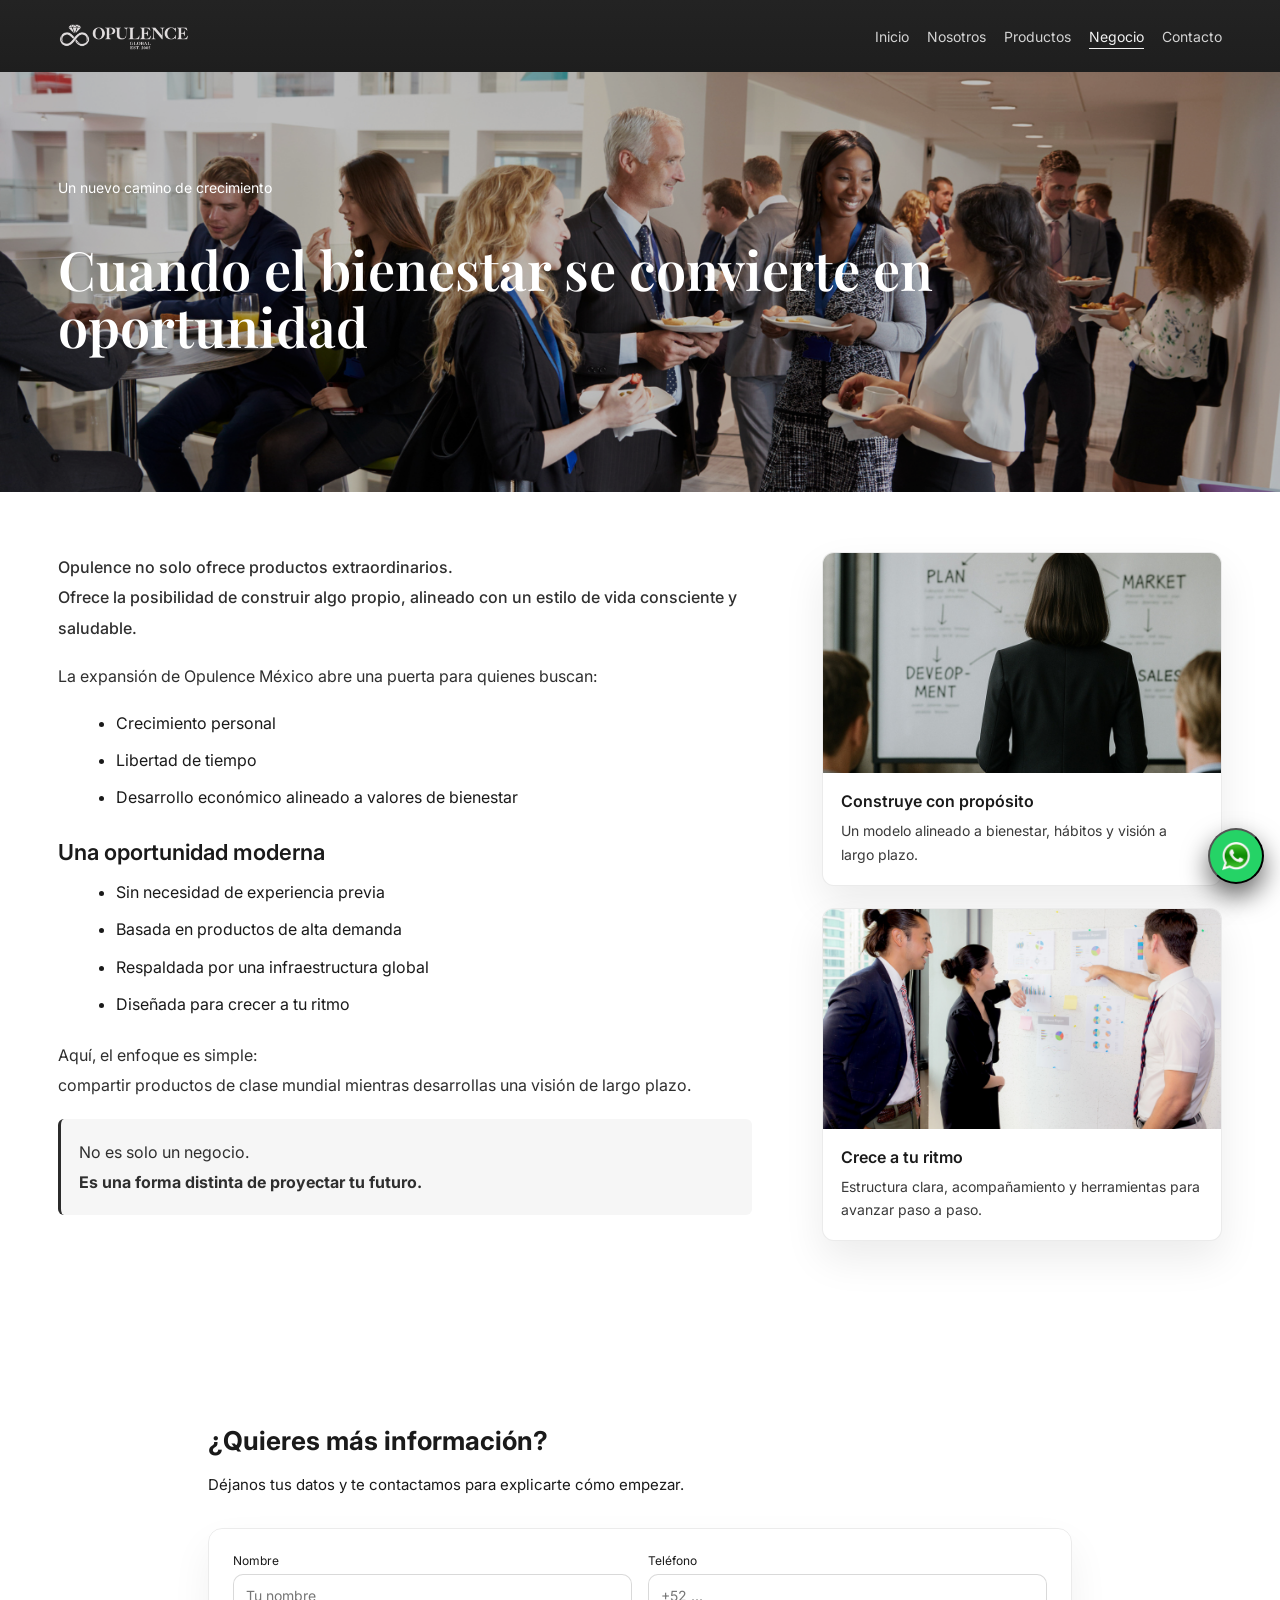
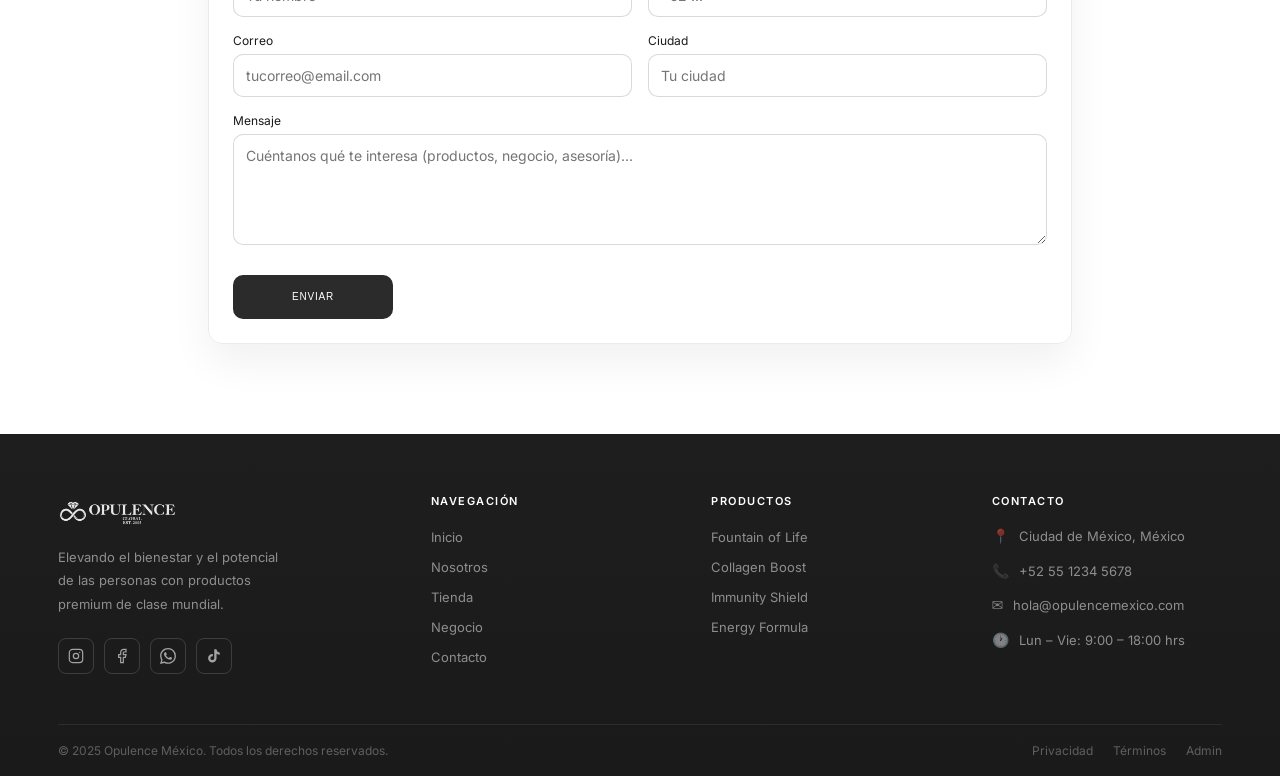
<file: Sitio Web Opulence/negocio.html>
<!DOCTYPE html>
<html lang="es">
<head>
  <meta charset="UTF-8" />
  <meta name="viewport" content="width=device-width, initial-scale=1.0" />
  <title>Negocio | Opulence</title>

  <link rel="stylesheet" href="styles.css" />

  <!-- Tipografías (mismas del sitio) -->
  <link rel="preconnect" href="https://fonts.googleapis.com">
  <link rel="preconnect" href="https://fonts.gstatic.com" crossorigin>
  <link href="https://fonts.googleapis.com/css2?family=Playfair+Display:wght@600;700&family=Inter:wght@300;400;500;700&display=swap" rel="stylesheet">
</head>

<body>
  <!-- HEADER / NAV (idéntico al index) -->
  <header class="topbar">
    <div class="topbar__inner">
      <a class="brand" href="index.html">
        <img class="brand__logo" src="assets/logo-opulence.png" alt="Opulence" />
      </a>

      <button class="navToggle" aria-label="Abrir menú" aria-expanded="false">
        <span></span><span></span><span></span>
      </button>

      <nav class="nav" data-nav>
        <a href="index.html" class="nav__link">Inicio</a>
        <a href="nosotros.html" class="nav__link">Nosotros</a>
        <a href="tienda.html" class="nav__link">Productos</a>
        <a href="negocio.html" class="nav__link is-active">Negocio</a>
        <a href="contacto.html" class="nav__link">Contacto</a>
      </nav>
    </div>
  </header>

  <main>
    <!-- HERO con fondo -->
    <section class="biz-hero">
      <div class="biz-hero__overlay"></div>

      <div class="biz-hero__inner">
        <p class="biz-hero__kicker">Un nuevo camino de crecimiento</p>
        <h1 class="biz-hero__title">Cuando el bienestar se convierte en oportunidad</h1>
      </div>
    </section>

    <!-- CONTENIDO -->
    <section class="biz">
      <div class="biz__inner">
        <div class="biz__grid">

          <!-- Texto principal -->
          <article class="biz__content">
            <p class="biz__lead">
              Opulence no solo ofrece productos extraordinarios.<br>
              Ofrece la posibilidad de construir algo propio, alineado con un estilo de vida consciente y saludable.
            </p>

            <p class="biz__copy">
              La expansión de Opulence México abre una puerta para quienes buscan:
            </p>

            <ul class="biz__list">
              <li>Crecimiento personal</li>
              <li>Libertad de tiempo</li>
              <li>Desarrollo económico alineado a valores de bienestar</li>
            </ul>

            <h2 class="biz__h2">Una oportunidad moderna</h2>

            <ul class="biz__list">
              <li>Sin necesidad de experiencia previa</li>
              <li>Basada en productos de alta demanda</li>
              <li>Respaldada por una infraestructura global</li>
              <li>Diseñada para crecer a tu ritmo</li>
            </ul>

            <p class="biz__copy">
              Aquí, el enfoque es simple:<br>
              compartir productos de clase mundial mientras desarrollas una visión de largo plazo.
            </p>

            <p class="biz__quote">
              No es solo un negocio.<br>
              <strong>Es una forma distinta de proyectar tu futuro.</strong>
            </p>
          </article>

          <!-- Bloque visual (espacios para imágenes) -->
          <aside class="biz__visual">
            <div class="biz-card">
              <div class="biz-card__img">
                <!-- Placeholder imagen 1 -->
                <image class="img-slot"src="assets/card img 1.png"
          alt="Imagen 1"/>
              </div>
              <div class="biz-card__body">
                <h3>Construye con propósito</h3>
                <p>Un modelo alineado a bienestar, hábitos y visión a largo plazo.</p>
              </div>
            </div>

            <div class="biz-card biz-card--secondary">
              <div class="biz-card__img">
                <!-- Placeholder imagen 2 -->
                <image class="img-slot"src="assets/card img 2.png"
          alt="Imagen 2"/>
              </div>
              <div class="biz-card__body">
                <h3>Crece a tu ritmo</h3>
                <p>Estructura clara, acompañamiento y herramientas para avanzar paso a paso.</p>
              </div>
            </div>
          </aside>

        </div>
      </div>
    </section>

    <!-- FORMULARIO DE CONTACTO -->
    <section class="biz-form" id="contacto-negocio">
      <div class="biz-form__inner">
        <div class="biz-form__head">
          <h2>¿Quieres más información?</h2>
          <p>Déjanos tus datos y te contactamos para explicarte cómo empezar.</p>
        </div>

        <form class="form" action="#" method="post">
          <div class="form__row">
            <div class="form__field">
              <label for="name">Nombre</label>
              <input id="name" name="name" type="text" placeholder="Tu nombre" required>
            </div>

            <div class="form__field">
              <label for="phone">Teléfono</label>
              <input id="phone" name="phone" type="tel" placeholder="+52 ..." required>
            </div>
          </div>

          <div class="form__row">
            <div class="form__field">
              <label for="email">Correo</label>
              <input id="email" name="email" type="email" placeholder="tucorreo@email.com" required>
            </div>

            <div class="form__field">
              <label for="city">Ciudad</label>
              <input id="city" name="city" type="text" placeholder="Tu ciudad">
            </div>
          </div>

          <div class="form__field">
            <label for="message">Mensaje</label>
            <textarea id="message" name="message" rows="5" placeholder="Cuéntanos qué te interesa (productos, negocio, asesoría)..." required></textarea>
          </div>

          <button class="form__btn" type="submit">ENVIAR</button>
        </form>
      </div>
    </section>
    <!-- VENTANA DE CHAT WHATSAPP -->
<div class="whatsapp-chat" id="whatsappChat" aria-hidden="true">
  <div class="wa-chat-header">
    <div class="wa-avatar">
      <img src="assets/profile sofi.png" alt="Asesor" />
    </div>
    <div class="wa-chat-info">
      <div class="wa-chat-name">Sofía Opulence</div>
      <div class="wa-chat-status">En línea</div>
    </div>
    <div class="wa-chat-close" id="waCloseBtn">&times;</div>
  </div>

  <div class="wa-chat-body" id="waMessages">
    <div class="wa-message agent">
      Hola 👋 ¿En qué podemos ayudarte hoy?
    </div>
  </div>

  <form class="wa-chat-input" id="waForm">
    <input
      type="text"
      id="waInput"
      placeholder="Escribe tu mensaje..."
      autocomplete="off"
    />
    <button type="submit" class="wa-send-btn">➤</button>
  </form>
</div>

<!-- BOTÓN FLOTANTE -->
<button class="whatsapp-button" id="whatsappBtn" aria-label="Abrir WhatsApp">
  <img src="assets/whats.png" alt="WhatsApp" />
</button>
  </main>

  <script src="script.js"></script>
  <!-- FOOTER -->
<footer class="site-footer">
  <div class="footer__inner">
    <div class="footer__grid">

      <!-- Columna 1: Marca -->
      <div>
        <img class="footer__brand-logo" src="assets/logo-opulence.png" alt="Opulence" />
        <p class="footer__brand-tagline">
          Elevando el bienestar y el potencial de las personas con productos premium de clase mundial.
        </p>
        <div class="footer__social">
          <a class="footer__social-link" href="#" aria-label="Instagram" target="_blank">
            <svg width="16" height="16" viewBox="0 0 24 24" fill="none" stroke="currentColor" stroke-width="1.8">
              <rect x="2" y="2" width="20" height="20" rx="5" ry="5"/>
              <circle cx="12" cy="12" r="4"/>
              <circle cx="17.5" cy="6.5" r="1" fill="currentColor" stroke="none"/>
            </svg>
          </a>
          <a class="footer__social-link" href="#" aria-label="Facebook" target="_blank">
            <svg width="16" height="16" viewBox="0 0 24 24" fill="none" stroke="currentColor" stroke-width="1.8">
              <path d="M18 2h-3a5 5 0 00-5 5v3H7v4h3v8h4v-8h3l1-4h-4V7a1 1 0 011-1h3z"/>
            </svg>
          </a>
          <a class="footer__social-link" href="#" aria-label="WhatsApp" target="_blank">
            <svg width="16" height="16" viewBox="0 0 24 24" fill="currentColor" stroke="none">
              <path d="M17.472 14.382c-.297-.149-1.758-.867-2.03-.967-.273-.099-.471-.148-.67.15-.197.297-.767.966-.94 1.164-.173.199-.347.223-.644.075-.297-.15-1.255-.463-2.39-1.475-.883-.788-1.48-1.761-1.653-2.059-.173-.297-.018-.458.13-.606.134-.133.298-.347.446-.52.149-.174.198-.298.298-.497.099-.198.05-.371-.025-.52-.075-.149-.669-1.612-.916-2.207-.242-.579-.487-.5-.669-.51-.173-.008-.371-.01-.57-.01-.198 0-.52.074-.792.372-.272.297-1.04 1.016-1.04 2.479 0 1.462 1.065 2.875 1.213 3.074.149.198 2.096 3.2 5.077 4.487.709.306 1.262.489 1.694.625.712.227 1.36.195 1.871.118.571-.085 1.758-.719 2.006-1.413.248-.694.248-1.289.173-1.413-.074-.124-.272-.198-.57-.347m-5.421 7.403h-.004a9.87 9.87 0 01-5.031-1.378l-.361-.214-3.741.982.998-3.648-.235-.374a9.86 9.86 0 01-1.51-5.26c.001-5.45 4.436-9.884 9.888-9.884 2.64 0 5.122 1.03 6.988 2.898a9.825 9.825 0 012.893 6.994c-.003 5.45-4.437 9.884-9.885 9.884m8.413-18.297A11.815 11.815 0 0012.05 0C5.495 0 .16 5.335.157 11.892c0 2.096.547 4.142 1.588 5.945L.057 24l6.305-1.654a11.882 11.882 0 005.683 1.448h.005c6.554 0 11.89-5.335 11.893-11.893a11.821 11.821 0 00-3.48-8.413z"/>
            </svg>
          </a>
          <a class="footer__social-link" href="#" aria-label="TikTok" target="_blank">
            <svg width="16" height="16" viewBox="0 0 24 24" fill="currentColor" stroke="none">
              <path d="M19.59 6.69a4.83 4.83 0 01-3.77-4.25V2h-3.45v13.67a2.89 2.89 0 01-2.88 2.5 2.89 2.89 0 01-2.89-2.89 2.89 2.89 0 012.89-2.89c.28 0 .54.04.79.1V9.01a6.32 6.32 0 00-.79-.05 6.34 6.34 0 00-6.34 6.34 6.34 6.34 0 006.34 6.34 6.34 6.34 0 006.33-6.34V8.69a8.18 8.18 0 004.78 1.52V6.76a4.85 4.85 0 01-1.01-.07z"/>
            </svg>
          </a>
        </div>
      </div>

      <!-- Columna 2: Navegación -->
      <div>
        <h4 class="footer__col-title">Navegación</h4>
        <ul class="footer__nav">
          <li><a href="index.html">Inicio</a></li>
          <li><a href="nosotros.html">Nosotros</a></li>
          <li><a href="tienda.html">Tienda</a></li>
          <li><a href="negocio.html">Negocio</a></li>
          <li><a href="contacto.html">Contacto</a></li>
        </ul>
      </div>

      <!-- Columna 3: Productos -->
      <div>
        <h4 class="footer__col-title">Productos</h4>
        <ul class="footer__nav">
          <li><a href="tienda.html">Fountain of Life</a></li>
          <li><a href="tienda.html">Collagen Boost</a></li>
          <li><a href="tienda.html">Immunity Shield</a></li>
          <li><a href="tienda.html">Energy Formula</a></li>
        </ul>
      </div>

      <!-- Columna 4: Contacto -->
      <div>
        <h4 class="footer__col-title">Contacto</h4>

        <div class="footer__contact-item">
          <span class="footer__contact-icon">📍</span>
          <p>Ciudad de México, México</p>
        </div>

        <div class="footer__contact-item">
          <span class="footer__contact-icon">📞</span>
          <p><a href="tel:+525512345678">+52 55 1234 5678</a></p>
        </div>

        <div class="footer__contact-item">
          <span class="footer__contact-icon">✉️</span>
          <p><a href="mailto:hola@opulencemexico.com">hola@opulencemexico.com</a></p>
        </div>

        <div class="footer__contact-item">
          <span class="footer__contact-icon">🕐</span>
          <p>Lun – Vie: 9:00 – 18:00 hrs</p>
        </div>
      </div>

    </div>

    <!-- Barra inferior -->
    <div class="footer__bottom">
      <p class="footer__copy">© 2025 Opulence México. Todos los derechos reservados.</p>
      <div class="footer__bottom-links">
        <a href="#">Privacidad</a>
        <a href="#">Términos</a>
        <a href="admin.html">Admin</a>
      </div>
    </div>
  </div>
</footer>

</body>
</html>
</file>
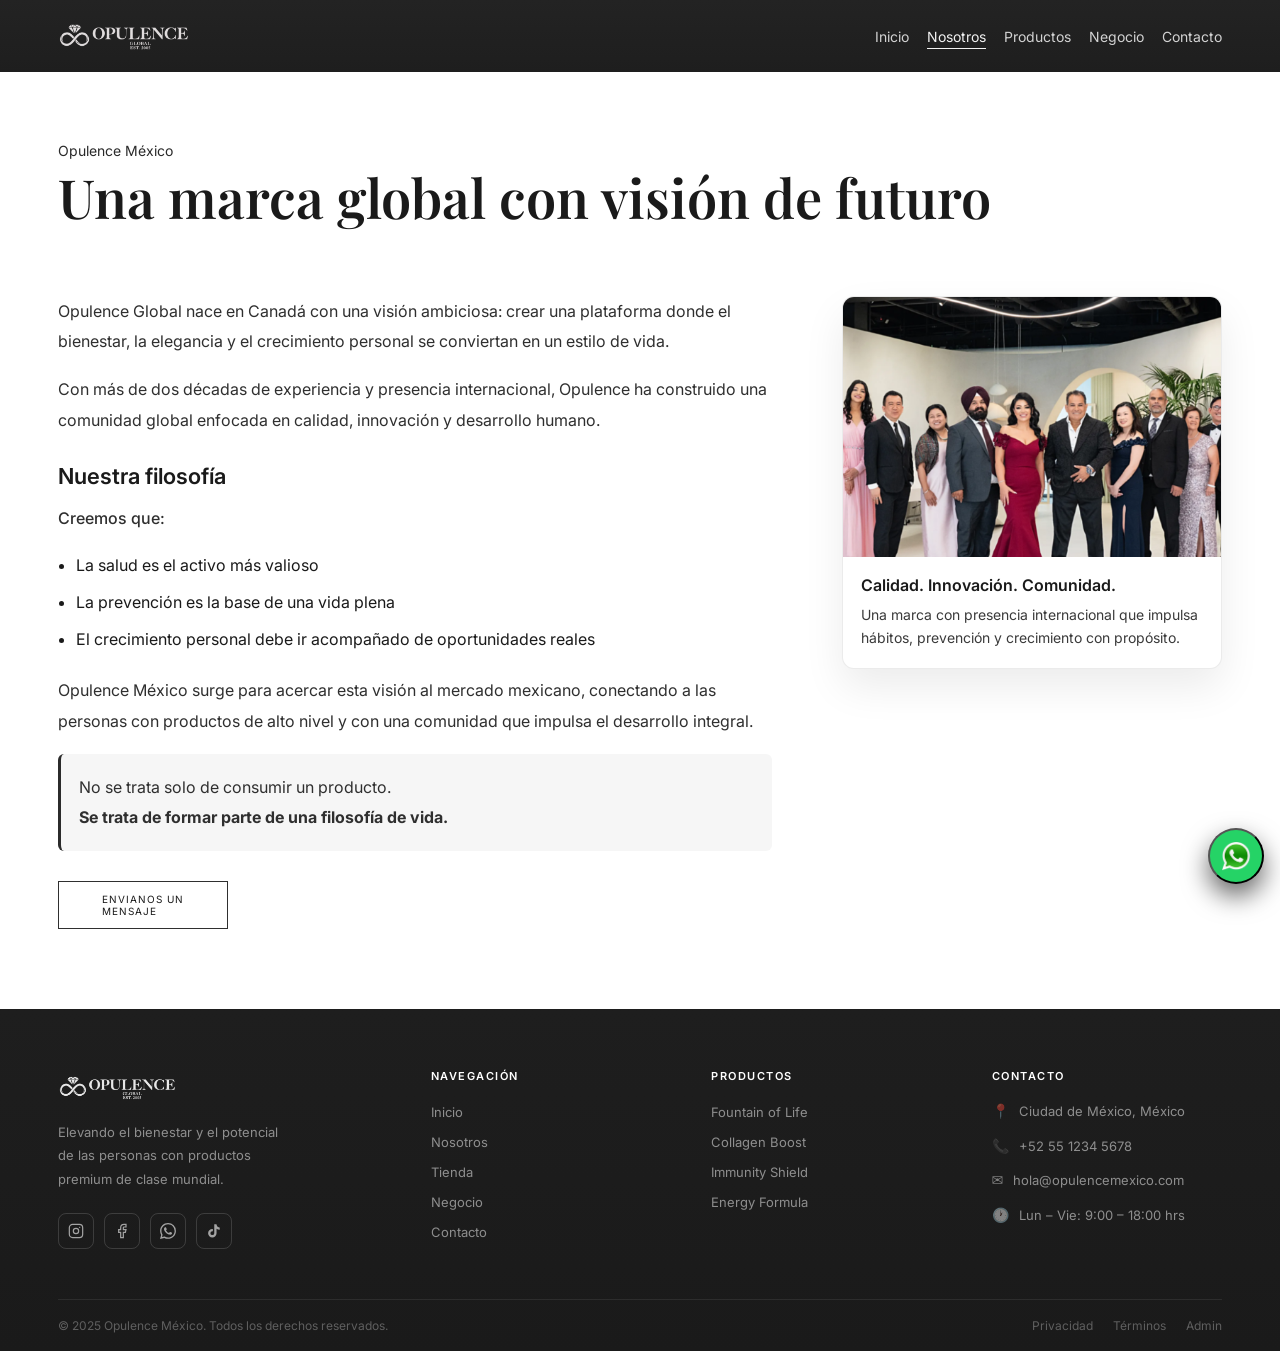
<file: Sitio Web Opulence/nosotros.html>
<!DOCTYPE html>
<html lang="es">
<head>
  <meta charset="UTF-8" />
  <meta name="viewport" content="width=device-width, initial-scale=1.0" />
  <title>Nosotros | Opulence</title>

  <link rel="stylesheet" href="styles.css" />

  <!-- Tipografías (mismas del index) -->
  <link rel="preconnect" href="https://fonts.googleapis.com">
  <link rel="preconnect" href="https://fonts.gstatic.com" crossorigin>
  <link href="https://fonts.googleapis.com/css2?family=Playfair+Display:wght@600;700&family=Inter:wght@300;400;500;700&display=swap" rel="stylesheet">
</head>

<body>
  <!-- HEADER / NAV (igual que index) -->
  <header class="topbar">
    <div class="topbar__inner">
      <a class="brand" href="index.html">
        <img class="brand__logo" src="assets/logo-opulence.png" alt="Opulence" />
      </a>

      <button class="navToggle" aria-label="Abrir menú" aria-expanded="false">
        <span></span><span></span><span></span>
      </button>

      <nav class="nav" data-nav>
        <a href="index.html" class="nav__link">Inicio</a>
        <a href="nosotros.html" class="nav__link is-active">Nosotros</a>
        <a href="tienda.html" class="nav__link">Productos</a>
        <a href="negocio.html" class="nav__link">Negocio</a>
        <a href="contacto.html" class="nav__link">Contacto</a>
      </nav>
    </div>
  </header>

  <main>
    <!-- HERO INTERNO -->
    <section class="page-hero">
      <div class="page-hero__inner">
        <p class="page-hero__kicker">Opulence México</p>
        <h1 class="page-hero__title">Una marca global con visión de futuro</h1>
      </div>
    </section>

    <!-- CONTENIDO -->
    <section class="page-content">
      <div class="page-content__inner">
        <div class="page-content__grid">
          <!-- Texto principal -->
          <article class="page-content__card">
            <p>
              Opulence Global nace en Canadá con una visión ambiciosa: crear una plataforma donde el bienestar,
              la elegancia y el crecimiento personal se conviertan en un estilo de vida.
            </p>

            <p>
              Con más de dos décadas de experiencia y presencia internacional, Opulence ha construido una comunidad global
              enfocada en calidad, innovación y desarrollo humano.
            </p>

            <h2>Nuestra filosofía</h2>

            <p class="page-content__lead">Creemos que:</p>

            <ul class="page-content__list">
              <li>La salud es el activo más valioso</li>
              <li>La prevención es la base de una vida plena</li>
              <li>El crecimiento personal debe ir acompañado de oportunidades reales</li>
            </ul>

            <p>
              Opulence México surge para acercar esta visión al mercado mexicano, conectando a las personas con productos
              de alto nivel y con una comunidad que impulsa el desarrollo integral.
            </p>

            <p class="page-content__quote">
              No se trata solo de consumir un producto.<br />
              <strong>Se trata de formar parte de una filosofía de vida.</strong>
            </p>

            <div class="page-content__cta">
              <a class="btn-outline" href="index.html#contacto">ENVIANOS UN<br>MENSAJE</a>
            </div>
          </article>

          <!-- Columna visual (opcional pero mantiene estética premium) -->
          <aside class="page-content__aside">
            <div class="aside-card">
              <div class="aside-card__img">
                <!-- Puedes reemplazar por una foto real -->
                <img src="assets/nosotros-cover.png" alt="Opulence México" />
              </div>

              <div class="aside-card__body">
                <h3>Calidad. Innovación. Comunidad.</h3>
                <p>
                  Una marca con presencia internacional que impulsa hábitos, prevención y crecimiento con propósito.
                </p>
              </div>
            </div>
          </aside>
        </div>
      </div>
    </section>
    <!-- VENTANA DE CHAT WHATSAPP -->
<div class="whatsapp-chat" id="whatsappChat" aria-hidden="true">
  <div class="wa-chat-header">
    <div class="wa-avatar">
      <img src="assets/profile sofi.png" alt="Asesor" />
    </div>
    <div class="wa-chat-info">
      <div class="wa-chat-name">Sofía Opulence</div>
      <div class="wa-chat-status">En línea</div>
    </div>
    <div class="wa-chat-close" id="waCloseBtn">&times;</div>
  </div>

  <div class="wa-chat-body" id="waMessages">
    <div class="wa-message agent">
      Hola 👋 ¿En qué podemos ayudarte hoy?
    </div>
  </div>

  <form class="wa-chat-input" id="waForm">
    <input
      type="text"
      id="waInput"
      placeholder="Escribe tu mensaje..."
      autocomplete="off"
    />
    <button type="submit" class="wa-send-btn">➤</button>
  </form>
</div>

<!-- BOTÓN FLOTANTE -->
<button class="whatsapp-button" id="whatsappBtn" aria-label="Abrir WhatsApp">
  <img src="assets/whats.png" alt="WhatsApp" />
</button>
  </main>

  <script src="script.js"></script>

  <!-- FOOTER -->
<footer class="site-footer">
  <div class="footer__inner">
    <div class="footer__grid">

      <!-- Columna 1: Marca -->
      <div>
        <img class="footer__brand-logo" src="assets/logo-opulence.png" alt="Opulence" />
        <p class="footer__brand-tagline">
          Elevando el bienestar y el potencial de las personas con productos premium de clase mundial.
        </p>
        <div class="footer__social">
          <a class="footer__social-link" href="#" aria-label="Instagram" target="_blank">
            <svg width="16" height="16" viewBox="0 0 24 24" fill="none" stroke="currentColor" stroke-width="1.8">
              <rect x="2" y="2" width="20" height="20" rx="5" ry="5"/>
              <circle cx="12" cy="12" r="4"/>
              <circle cx="17.5" cy="6.5" r="1" fill="currentColor" stroke="none"/>
            </svg>
          </a>
          <a class="footer__social-link" href="#" aria-label="Facebook" target="_blank">
            <svg width="16" height="16" viewBox="0 0 24 24" fill="none" stroke="currentColor" stroke-width="1.8">
              <path d="M18 2h-3a5 5 0 00-5 5v3H7v4h3v8h4v-8h3l1-4h-4V7a1 1 0 011-1h3z"/>
            </svg>
          </a>
          <a class="footer__social-link" href="#" aria-label="WhatsApp" target="_blank">
            <svg width="16" height="16" viewBox="0 0 24 24" fill="currentColor" stroke="none">
              <path d="M17.472 14.382c-.297-.149-1.758-.867-2.03-.967-.273-.099-.471-.148-.67.15-.197.297-.767.966-.94 1.164-.173.199-.347.223-.644.075-.297-.15-1.255-.463-2.39-1.475-.883-.788-1.48-1.761-1.653-2.059-.173-.297-.018-.458.13-.606.134-.133.298-.347.446-.52.149-.174.198-.298.298-.497.099-.198.05-.371-.025-.52-.075-.149-.669-1.612-.916-2.207-.242-.579-.487-.5-.669-.51-.173-.008-.371-.01-.57-.01-.198 0-.52.074-.792.372-.272.297-1.04 1.016-1.04 2.479 0 1.462 1.065 2.875 1.213 3.074.149.198 2.096 3.2 5.077 4.487.709.306 1.262.489 1.694.625.712.227 1.36.195 1.871.118.571-.085 1.758-.719 2.006-1.413.248-.694.248-1.289.173-1.413-.074-.124-.272-.198-.57-.347m-5.421 7.403h-.004a9.87 9.87 0 01-5.031-1.378l-.361-.214-3.741.982.998-3.648-.235-.374a9.86 9.86 0 01-1.51-5.26c.001-5.45 4.436-9.884 9.888-9.884 2.64 0 5.122 1.03 6.988 2.898a9.825 9.825 0 012.893 6.994c-.003 5.45-4.437 9.884-9.885 9.884m8.413-18.297A11.815 11.815 0 0012.05 0C5.495 0 .16 5.335.157 11.892c0 2.096.547 4.142 1.588 5.945L.057 24l6.305-1.654a11.882 11.882 0 005.683 1.448h.005c6.554 0 11.89-5.335 11.893-11.893a11.821 11.821 0 00-3.48-8.413z"/>
            </svg>
          </a>
          <a class="footer__social-link" href="#" aria-label="TikTok" target="_blank">
            <svg width="16" height="16" viewBox="0 0 24 24" fill="currentColor" stroke="none">
              <path d="M19.59 6.69a4.83 4.83 0 01-3.77-4.25V2h-3.45v13.67a2.89 2.89 0 01-2.88 2.5 2.89 2.89 0 01-2.89-2.89 2.89 2.89 0 012.89-2.89c.28 0 .54.04.79.1V9.01a6.32 6.32 0 00-.79-.05 6.34 6.34 0 00-6.34 6.34 6.34 6.34 0 006.34 6.34 6.34 6.34 0 006.33-6.34V8.69a8.18 8.18 0 004.78 1.52V6.76a4.85 4.85 0 01-1.01-.07z"/>
            </svg>
          </a>
        </div>
      </div>

      <!-- Columna 2: Navegación -->
      <div>
        <h4 class="footer__col-title">Navegación</h4>
        <ul class="footer__nav">
          <li><a href="index.html">Inicio</a></li>
          <li><a href="nosotros.html">Nosotros</a></li>
          <li><a href="tienda.html">Tienda</a></li>
          <li><a href="negocio.html">Negocio</a></li>
          <li><a href="contacto.html">Contacto</a></li>
        </ul>
      </div>

      <!-- Columna 3: Productos -->
      <div>
        <h4 class="footer__col-title">Productos</h4>
        <ul class="footer__nav">
          <li><a href="tienda.html">Fountain of Life</a></li>
          <li><a href="tienda.html">Collagen Boost</a></li>
          <li><a href="tienda.html">Immunity Shield</a></li>
          <li><a href="tienda.html">Energy Formula</a></li>
        </ul>
      </div>

      <!-- Columna 4: Contacto -->
      <div>
        <h4 class="footer__col-title">Contacto</h4>

        <div class="footer__contact-item">
          <span class="footer__contact-icon">📍</span>
          <p>Ciudad de México, México</p>
        </div>

        <div class="footer__contact-item">
          <span class="footer__contact-icon">📞</span>
          <p><a href="tel:+525512345678">+52 55 1234 5678</a></p>
        </div>

        <div class="footer__contact-item">
          <span class="footer__contact-icon">✉️</span>
          <p><a href="mailto:hola@opulencemexico.com">hola@opulencemexico.com</a></p>
        </div>

        <div class="footer__contact-item">
          <span class="footer__contact-icon">🕐</span>
          <p>Lun – Vie: 9:00 – 18:00 hrs</p>
        </div>
      </div>

    </div>

    <!-- Barra inferior -->
    <div class="footer__bottom">
      <p class="footer__copy">© 2025 Opulence México. Todos los derechos reservados.</p>
      <div class="footer__bottom-links">
        <a href="#">Privacidad</a>
        <a href="#">Términos</a>
        <a href="admin.html">Admin</a>
      </div>
    </div>
  </div>
</footer>

</body>
</html>
</file>
<file: Sitio Web Opulence/styles.css>
/* =====================================================
   VARIABLES
===================================================== */
:root{
  --black:#1f1f1f;
  --dark:#2b2b2b;
  --white:#ffffff;
  --light:#f6f6f6;
  --text:#1a1a1a;
  --muted:#3a3a3a;
}

/* Reset básico */
*{ box-sizing:border-box; }
html,body{ margin:0; padding:0; }
body{
  font-family: Inter, system-ui, -apple-system, sans-serif;
  color:var(--text);
  background:#fff;
}

img{ max-width:100%; display:block; }

/* =====================================================
   HEADER / NAV
===================================================== */
.topbar{
  background: linear-gradient(#232323, #1e1e1e);
  height:72px;
  display:flex;
  align-items:center;
}

.topbar__inner{
  width:100%;
  max-width:1200px;
  margin:0 auto;
  padding:0 18px;
  display:flex;
  align-items:center;
  justify-content:space-between;
}

.brand__logo{
  height:40px;
}

.nav{
  display:flex;
  gap:18px;
}

.nav__link{
  color:#f2f2f2;
  text-decoration:none;
  font-size:14px;
  opacity:.85;
  transition:.2s;
}

.nav__link:hover{
  opacity:1;
}

.nav__link.is-active{
  text-decoration:underline;
  text-underline-offset:6px;
  opacity:1;
}

/* Botón hamburguesa */
.navToggle{
  display:none;
  background:none;
  border:1px solid rgba(255,255,255,.3);
  border-radius:8px;
  width:40px;
  height:40px;
  cursor:pointer;
}
.navToggle span{
  display:block;
  height:2px;
  background:#fff;
  margin:6px 8px;
}

/* =====================================================
   BOTONES
===================================================== */
.btn-outline{
  display:inline-flex;
  align-items:center;
  justify-content:center;
  width:170px;
  height:48px;
  border:1px solid #2f2f2f;
  text-decoration:none;
  font-size:10px;
  letter-spacing:1px;
  text-transform:uppercase;
  color:#1a1a1a;
  transition:.2s;
}
.btn-outline:hover{
  background:#f1f1f1;
}

.btn-outline--light{
  border-color:#fff;
  color:#fff;
}
.btn-outline--light:hover{
  background:rgba(255,255,255,.15);
}

/* =====================================================
   HERO PRINCIPAL
===================================================== */
.hero{
  display:grid;
  grid-template-columns:1fr 1fr;
  height:calc(100vh - 72px);
  min-height:560px;
}

.hero__left{
  display:flex;
  align-items:center;
  justify-content:center;
  padding:40px;
}

.hero__content{
  max-width:420px;
}

.hero__title{
  font-size:clamp(42px,4vw,60px);
  line-height:1.05;
  font-weight:300;
  margin:0 0 18px;
  text-transform:uppercase;
}

.hero__subtitle{
  margin-bottom:30px;
  font-size:15px;
}

.hero__right{
  position:relative;
  overflow:hidden;
}
.hero__image{
  position:absolute;
  inset:0;
  width:100%;
  height:100%;
  object-fit:cover;
}

/* =====================================================
   NOSOTROS
===================================================== */
.about{
  padding:60px 0;
  background:#fff;
}
.about__inner{
  max-width:1200px;
  margin:auto;
  padding:0 18px;
}
.about__heading{
  margin-bottom:30px;
  font-size:26px;
}
.about__grid{
  display:grid;
  grid-template-columns:360px 1fr;
  gap:70px;
}
.about__media{
  height:380px;
  overflow:hidden;
}
.about__media img{
  width:100%;
  height:100%;
  object-fit:cover;
}
.about__text{
  max-width:520px;
  margin:auto;
}
.about__text h3{
  font-size:20px;
  margin-bottom:20px;
}
.about__text p{
  line-height:1.8;
}
.about__link{
  display:block;
  margin-top:30px;
  text-decoration:underline;
}

/* =====================================================
   PRODUCTO DESTACADO
===================================================== */
.featured-product{
  position:relative;
  height:520px;
  background:url("assets/Fountain\ of\ life.png") center/cover no-repeat;
}
.featured-product__overlay{
  position:absolute;
  inset:0;
  background:rgba(0,0,0,.2);
}
.featured-product__content{
  position:relative;
  z-index:2;
  height:100%;
  max-width:1200px;
  margin:auto;
  padding:0 18px;
  display:grid;
  grid-template-columns:1fr 320px;
  align-items:center;
}
.featured-product__text{
  color:#fff;
}
.featured-product__title{
  font-family:"Playfair Display",serif;
  font-size:clamp(46px,5vw,64px);
}


/* =====================================================
   SOLUCIONES
===================================================== */
.solutions{
  padding:60px 0;
}
.solutions__inner{
  max-width:1200px;
  margin:auto;
  padding:0 18px;
}
.solutions__grid{
  display:grid;
  grid-template-columns:420px 1fr;
  gap:80px;
}
.solutions__photo{
  height:320px;
  overflow:hidden;
}
.solutions__photo img{
  width:100%;
  height:120%;
  object-fit:cover;
}
.solutions__product{
  position:absolute;
}
.solutions__copy{
  line-height:1.9;
}

/* =====================================================
   WHY
===================================================== */
.why{
  background:#2b2b2b;
  padding:60px 0;
}
.why__inner{
  max-width:1200px;
  margin:auto;
  padding:0 18px;
}
.why__grid{
  display:grid;
  grid-template-columns:1fr 520px;
  gap:70px;
  align-items:center;
}
.why__title{
  color:#fff;
}
.why__copy{
  color:rgba(255,255,255,.85);
}
.why__frame{
  padding:14px;
  border:1px solid rgba(255,255,255,.5);
}
.why__frame img{
  width:100%;
  height:280px;
  object-fit:cover;
}

/* =====================================================
   TRIPTYCH
===================================================== */
.triptych{
  background:#2b2b2b;
  padding:60px 0;
}
.triptych__grid{
  max-width:1200px;
  margin:auto;
  padding:0 18px;
  display:grid;
  grid-template-columns:repeat(3,1fr);
  gap:50px;
}
.triptych__card{
  text-align:center;
  color:#fff;
}
.triptych__oval{
  width:300px;
  height:150px;
  border-radius:999px;
  overflow:hidden;
  margin:0 auto 20px;
}
.triptych__oval img{
  width:100%;
  height:100%;
  object-fit:cover;
  
}
.triptych__btn{
  display:inline-flex;
  justify-content:center;
  align-items:center;
  width:200px;
  height:40px;
  border:1px solid rgba(255,255,255,.6);
  color:#fff;
  text-decoration:none;
  font-size:10px;
}

/* =====================================================
   CONTACTO
===================================================== */
.contact{
  background:#fff;
}
.contact__grid{
  display:grid;
  grid-template-columns:1fr 1fr;
  min-height:560px;
}
.contact__left{
  padding:70px 80px;
}
.contact__right{
  position:relative;
}
.contact__right img{
  position:absolute;
  inset:0;
  width:100%;
  height:100%;
  object-fit:cover;
}
.contact__btn{
  background:#2b2b2b;
  color:#fff;
  padding:12px 26px;
  border-radius:6px;
  text-decoration:none;
  font-size:10px;
  text-transform:uppercase;
}

/* =====================================================
   RESPONSIVE
===================================================== */
@media(max-width:980px){

  .hero{
    grid-template-columns:1fr;
  }

  .about__grid,
  .solutions__grid,
  .why__grid,
  .triptych__grid,
  .contact__grid{
    grid-template-columns:1fr;
  }

  .nav{
    display:none;
    position:absolute;
    right:18px;
    top:72px;
    background:#1e1e1e;
    flex-direction:column;
    padding:12px;
  }

  .nav.is-open{
    display:flex;
  }

  .navToggle{
    display:block;
  }
}

/* =========================================
   PÁGINA NOSOTROS
========================================= */

/* Hero interno */
.page-hero{
  background:#ffffff;
  padding:70px 0 30px;
}

.page-hero__inner{
  max-width:1200px;
  margin:0 auto;
  padding:0 18px;
}

.page-hero__kicker{
  font-size:14px;
  margin:0 0 10px;
  color:#2a2a2a;
}

.page-hero__title{
  font-family:"Playfair Display", serif;
  font-size:clamp(36px,4.5vw,54px);
  line-height:1.05;
  font-weight:600;
  margin:0;
  color:#1a1a1a;
}


/* Contenido principal */
.page-content{
  background:#ffffff;
  padding:40px 0 80px;
}

.page-content__inner{
  max-width:1200px;
  margin:0 auto;
  padding:0 18px;
}

.page-content__grid{
  display:grid;
  grid-template-columns:1fr 380px;
  gap:70px;
  align-items:start;
}

/* Texto */
.page-content__card p{
  font-size:16px;
  line-height:1.9;
  color:#2f2f2f;
  margin:0 0 18px;
  max-width:760px;
}

.page-content__card h2{
  font-size:22px;
  font-weight:600;
  margin:28px 0 14px;
}

.page-content__lead{
  font-weight:500;
  margin-bottom:10px;
}

.page-content__list{
  margin:0 0 22px 18px;
  padding:0;
}

.page-content__list li{
  margin-bottom:10px;
  line-height:1.7;
}

.page-content__quote{
  margin-top:25px;
  padding:18px;
  background:#f6f6f6;
  border-left:3px solid #2b2b2b;
  border-radius:6px;
  line-height:1.7;
}

.page-content__cta{
  margin-top:30px;
}

/* Tarjeta lateral */
.aside-card{
  border:1px solid rgba(0,0,0,.08);
  border-radius:12px;
  overflow:hidden;
  background:#fff;
  box-shadow:0 18px 40px rgba(0,0,0,.08);
}

.aside-card__img{
  height:260px;
  overflow:hidden;
}

.aside-card__img img{
  width:100%;
  height:100%;
  object-fit:cover;
}

.aside-card__body{
  padding:18px;
}

.aside-card__body h3{
  margin:0 0 8px;
  font-size:16px;
  font-weight:600;
}

.aside-card__body p{
  margin:0;
  font-size:14px;
  line-height:1.7;
  color:#3a3a3a;
}

/* Responsive */
@media (max-width:980px){
  .page-content__grid{
    grid-template-columns:1fr;
    gap:40px;
  }

  .aside-card__img{
    height:220px;
  }
}

/* =========================================
   PÁGINA NEGOCIO
========================================= */

/* Hero con imagen */
.biz-hero{
  position:relative;
  height:420px;
  background:url("assets/negocio-hero.png") center/cover no-repeat;
  display:flex;
  align-items:center;
}

.biz-hero__overlay{
  position:absolute;
  inset:0;
  background:rgba(0,0,0,.25);
}

.biz-hero__inner{
  position:relative;
  z-index:2;
  max-width:1200px;
  margin:0 auto;
  padding:0 18px;
  color:#fff;
}

.biz-hero__kicker{
  font-size:14px;
  margin-bottom:10px;
}

.biz-hero__title{
  font-family:"Playfair Display", serif;
  font-size:clamp(36px,4.5vw,54px);
  line-height:1.05;
  font-weight:600;
}


/* Sección principal */
.biz{
  background:#ffffff;
  padding:60px 0 80px;
}

.biz__inner{
  max-width:1200px;
  margin:0 auto;
  padding:0 18px;
}

.biz__grid{
  display:grid;
  grid-template-columns:1fr 400px;
  gap:70px;
  align-items:start;
}

/* Texto */
.biz__content p{
  font-size:16px;
  line-height:1.9;
  margin:0 0 18px;
  color:#2f2f2f;
}

.biz__lead{
  font-weight:500;
}

.biz__h2{
  font-size:22px;
  font-weight:600;
  margin:28px 0 14px;
}

.biz__list{
  margin:0 0 22px 18px;
}

.biz__list li{
  margin-bottom:10px;
  line-height:1.7;
}

.biz__quote{
  margin-top:25px;
  padding:18px;
  background:#f6f6f6;
  border-left:3px solid #2b2b2b;
  border-radius:6px;
}

/* Tarjetas visuales */
.biz-card{
  border:1px solid rgba(0,0,0,.08);
  border-radius:12px;
  overflow:hidden;
  background:#fff;
  box-shadow:0 18px 40px rgba(0,0,0,.08);
  margin-bottom:22px;
}

.biz-card__img{
  height:220px;
  background:#eaeaea;
  display:flex;
  align-items:center;
  justify-content:center;
}

.biz-card__img img{
  width:100%;
  height:100%;
  object-fit:cover;
}

.biz-card__body{
  padding:18px;
}

.biz-card__body h3{
  margin:0 0 8px;
  font-size:16px;
  font-weight:600;
}

.biz-card__body p{
  margin:0;
  font-size:14px;
  line-height:1.7;
  color:#3a3a3a;
}


/* Formulario */
.biz-form{
  background:#ffffff;
  padding:60px 0 90px;
}

.biz-form__inner{
  max-width:900px;
  margin:0 auto;
  padding:0 18px;
}

.biz-form__head h2{
  font-size:26px;
  margin-bottom:10px;
}

.biz-form__head p{
  margin-bottom:30px;
  font-size:15px;
  line-height:1.8;
}

.form{
  border:1px solid rgba(0,0,0,.08);
  border-radius:14px;
  padding:24px;
  box-shadow:0 18px 40px rgba(0,0,0,.06);
}

.form__row{
  display:grid;
  grid-template-columns:1fr 1fr;
  gap:16px;
}

.form__field{
  margin-bottom:16px;
}

.form__field label{
  font-size:12px;
  display:block;
  margin-bottom:6px;
}

.form__field input,
.form__field textarea{
  width:100%;
  padding:12px;
  border:1px solid rgba(0,0,0,.15);
  border-radius:10px;
  font-family:inherit;
  font-size:14px;
  outline:none;
}

.form__field input:focus,
.form__field textarea:focus{
  border-color:#2b2b2b;
}

.form__btn{
  margin-top:10px;
  width:160px;
  height:44px;
  background:#2b2b2b;
  color:#fff;
  border:none;
  border-radius:10px;
  font-size:10px;
  letter-spacing:.8px;
  text-transform:uppercase;
  cursor:pointer;
  transition:.2s;
}

.form__btn:hover{
  background:#232323;
  transform:translateY(-1px);
}

/* Responsive */
@media (max-width:980px){

  .biz-hero{
    height:360px;
  }

  .biz__grid{
    grid-template-columns:1fr;
    gap:40px;
  }

  .form__row{
    grid-template-columns:1fr;
  }
}

/* =====================================================
   FOOTER
   ===================================================== */
.site-footer {
  background: linear-gradient(#1e1e1e, #1a1a1a);
  color: rgba(255,255,255,.75);
  padding: 60px 0 0;
}

.footer__inner {
  max-width: 1200px;
  margin: 0 auto;
  padding: 0 18px;
}

.footer__grid {
  display: grid;
  grid-template-columns: 1.4fr 1fr 1fr 1fr;
  gap: 50px;
  padding-bottom: 50px;
  border-bottom: 1px solid rgba(255,255,255,.08);
}

/* Columna marca */
.footer__brand-logo {
  height: 36px;
  margin-bottom: 16px;
  filter: brightness(0) invert(1);
  opacity: .9;
}

.footer__brand-tagline {
  font-size: 13px;
  line-height: 1.8;
  color: rgba(255,255,255,.5);
  margin: 0 0 22px;
  max-width: 220px;
}

.footer__social {
  display: flex;
  gap: 10px;
}

.footer__social-link {
  width: 36px; height: 36px;
  border: 1px solid rgba(255,255,255,.15);
  border-radius: 8px;
  display: flex; align-items: center; justify-content: center;
  color: rgba(255,255,255,.6);
  text-decoration: none;
  font-size: 14px;
  transition: all .2s;
}

.footer__social-link:hover {
  border-color: rgba(255,255,255,.5);
  color: #fff;
  background: rgba(255,255,255,.05);
}

/* Columnas de nav */
.footer__col-title {
  font-size: 11px;
  font-weight: 600;
  letter-spacing: 1.5px;
  text-transform: uppercase;
  color: #fff;
  margin: 0 0 18px;
}

.footer__nav {
  list-style: none;
  margin: 0; padding: 0;
  display: flex;
  flex-direction: column;
  gap: 10px;
}

.footer__nav a {
  color: rgba(255,255,255,.5);
  text-decoration: none;
  font-size: 13px;
  transition: color .2s;
}

.footer__nav a:hover { color: #fff; }

/* Columna contacto */
.footer__contact-item {
  display: flex;
  align-items: flex-start;
  gap: 10px;
  margin-bottom: 14px;
}

.footer__contact-icon {
  font-size: 14px;
  margin-top: 1px;
  flex-shrink: 0;
  opacity: .6;
}

.footer__contact-item p {
  margin: 0;
  font-size: 13px;
  color: rgba(255,255,255,.5);
  line-height: 1.6;
}

.footer__contact-item a {
  color: rgba(255,255,255,.5);
  text-decoration: none;
  transition: color .2s;
}

.footer__contact-item a:hover { color: #fff; }

/* Barra inferior */
.footer__bottom {
  display: flex;
  align-items: center;
  justify-content: space-between;
  padding: 18px 0;
  flex-wrap: wrap;
  gap: 10px;
}

.footer__copy {
  font-size: 12px;
  color: rgba(255,255,255,.3);
  margin: 0;
}

.footer__bottom-links {
  display: flex;
  gap: 20px;
}

.footer__bottom-links a {
  font-size: 12px;
  color: rgba(255,255,255,.3);
  text-decoration: none;
  transition: color .2s;
}

.footer__bottom-links a:hover { color: rgba(255,255,255,.7); }

/* Responsive footer */
@media (max-width: 980px) {
  .footer__grid {
    grid-template-columns: 1fr 1fr;
    gap: 36px;
  }
}

@media (max-width: 560px) {
  .footer__grid {
    grid-template-columns: 1fr;
    gap: 30px;
  }

  .footer__bottom {
    flex-direction: column;
    align-items: flex-start;
    gap: 8px;
  }
}

/* BOTÓN FLOTANTE */
.whatsapp-button {
  position: fixed;
  right: 1rem;
  bottom: 1rem;
  width: 56px;
  height: 56px;
  border-radius: 50%;
  background: #25d366;
  display: flex;
  align-items: center;
  justify-content: center;
  box-shadow: 0 12px 26px rgba(0,0,0,.6);
  cursor: pointer;
  z-index: 100;
  transition: transform .25s ease;
}

.whatsapp-button:hover {
  transform: scale(1.05);
}

.whatsapp-button img {
  width: 30px;
  height: 30px;
}

/* VENTANA DE CHAT */
.whatsapp-chat {
  position: fixed;
  right: 1.2rem;
  bottom: 5.4rem;
  width: min(360px, 92vw);
  max-height: 420px;
  background: #020505;
  border-radius: 14px;
  box-shadow: 0 20px 50px rgba(0,0,0,.8);
  overflow: hidden;
  display: flex;
  flex-direction: column;
  opacity: 0;
  transform: translateY(12px) scale(.96);
  pointer-events: none;
  transition: .2s ease;
  z-index: 99;
}

.whatsapp-chat.open {
  opacity: 1;
  transform: translateY(0) scale(1);
  pointer-events: auto;
}

/* HEADER */
.wa-chat-header {
  background: linear-gradient(135deg, #075e54, #128c7e);
  padding: .7rem;
  display: flex;
  align-items: center;
  gap: .6rem;
  color: white;
}

.wa-avatar {
  width: 32px;
  height: 32px;
  border-radius: 50%;
  overflow: hidden;
}

.wa-avatar img {
  width: 100%;
  height: 100%;
  object-fit: cover;
}

.wa-chat-close {
  cursor: pointer;
  font-size: 1.2rem;
}

/* MENSAJES */
.wa-chat-body {
  flex: 1;
  padding: .7rem;
  overflow-y: auto;
  background: url("assets/whatsapp_pattern.jpg");
}

.wa-message {
  max-width: 80%;
  font-size: .8rem;
  padding: .45rem .6rem;
  border-radius: 12px;
  margin-bottom: .4rem;
}

.wa-message.agent {
  background: #081b1b;
  color: #e9f5f1;
}

.wa-message.user {
  margin-left: auto;
  background: #075e54;
  color: white;
}

/* INPUT */
.wa-chat-input {
  display: flex;
  gap: .4rem;
  padding: .5rem;
  background: #020608;
}

.wa-chat-input input {
  flex: 1;
  border-radius: 999px;
  border: none;
  padding: .4rem .7rem;
  background: #050a0b;
  color: white;
}

.wa-send-btn {
  background: none;
  border: none;
  color: #25d366;
  font-size: 1.2rem;
  cursor: pointer;
}
</file>
<file: Sitio Web Opulence/admin.css>
*, *::before, *::after { box-sizing: border-box; }
html, body { margin: 0; padding: 0; height: 100%; }
body {
  font-family: Inter, system-ui, -apple-system, sans-serif;
  background: #f4f5f7;
  color: #1a1a1a;
  font-size: 14px;
}

.admin-login {
  position: fixed; inset: 0;
  background: linear-gradient(135deg, #1a1a1a 0%, #2b2b2b 100%);
  display: flex; align-items: center; justify-content: center;
  z-index: 1000;
}

.login-card {
  background: #fff; border-radius: 16px;
  padding: 40px 36px; width: 100%; max-width: 400px;
  box-shadow: 0 30px 80px rgba(0,0,0,.4);
}

.login-logo { display: flex; flex-direction: column; align-items: center; margin-bottom: 32px; }
.login-brand { font-size: 24px; font-weight: 700; letter-spacing: 3px; color: #1a1a1a; }
.login-sub { font-size: 12px; color: #888; margin-top: 4px; letter-spacing: 1px; }
.login-field { margin-bottom: 16px; }
.login-field label { display: block; font-size: 12px; font-weight: 500; margin-bottom: 6px; color: #555; }
.login-field input {
  width: 100%; padding: 12px 14px;
  border: 1px solid #e0e0e0; border-radius: 10px;
  font-family: inherit; font-size: 14px; outline: none; transition: border-color .2s;
}
.login-field input:focus { border-color: #2b2b2b; }
.login-btn {
  width: 100%; padding: 13px; background: #1a1a1a; color: #fff;
  border: none; border-radius: 10px; font-family: inherit; font-size: 12px;
  letter-spacing: 1px; text-transform: uppercase; cursor: pointer; margin-top: 8px; transition: background .2s;
}
.login-btn:hover { background: #333; }
.login-error { color: #e74c3c; font-size: 12px; text-align: center; margin: 8px 0 0; }
.login-hint { text-align: center; font-size: 11px; color: #aaa; margin-top: 20px; }
.login-hint code { background: #f4f5f7; padding: 2px 6px; border-radius: 4px; font-size: 11px; }

.admin-layout { display: grid; grid-template-columns: 240px 1fr; min-height: 100vh; }

.admin-sidebar {
  background: #1a1a1a; color: #fff;
  display: flex; flex-direction: column;
  position: sticky; top: 0; height: 100vh;
}
.admin-brand { padding: 28px 24px; border-bottom: 1px solid rgba(255,255,255,.08); display: flex; flex-direction: column; }
.admin-brand span { font-size: 18px; font-weight: 700; letter-spacing: 3px; }
.admin-brand small { font-size: 10px; color: rgba(255,255,255,.4); letter-spacing: 1px; margin-top: 2px; }
.admin-nav { flex: 1; padding: 16px 0; }
.admin-nav__link {
  display: flex; align-items: center; gap: 12px; padding: 12px 24px;
  color: rgba(255,255,255,.6); text-decoration: none; font-size: 13px; font-weight: 500;
  transition: all .2s; border-left: 3px solid transparent;
}
.admin-nav__link:hover { color: #fff; background: rgba(255,255,255,.05); }
.admin-nav__link.is-active { color: #fff; background: rgba(255,255,255,.08); border-left-color: #fff; }
.admin-sidebar__footer { padding: 20px 24px; border-top: 1px solid rgba(255,255,255,.08); display: flex; flex-direction: column; gap: 10px; }
.sidebar-link-out { color: rgba(255,255,255,.5); font-size: 12px; text-decoration: none; transition: color .2s; }
.sidebar-link-out:hover { color: #fff; }
.logout-btn {
  background: none; border: 1px solid rgba(255,255,255,.2);
  color: rgba(255,255,255,.6); border-radius: 8px;
  padding: 8px 14px; font-size: 12px; cursor: pointer; font-family: inherit; transition: all .2s; text-align: left;
}
.logout-btn:hover { border-color: rgba(255,255,255,.5); color: #fff; }

.admin-main { display: flex; flex-direction: column; overflow-y: auto; }
.admin-topbar {
  background: #fff; border-bottom: 1px solid #e8e8e8;
  padding: 18px 32px; display: flex; align-items: center; justify-content: space-between;
  position: sticky; top: 0; z-index: 10;
}
.admin-page-title { font-size: 20px; font-weight: 600; margin: 0; }
.admin-topbar__right { display: flex; align-items: center; gap: 12px; }
.admin-user { font-size: 13px; color: #888; background: #f0f0f0; padding: 6px 12px; border-radius: 20px; }
.admin-section { padding: 28px 32px; }

.stats-grid { display: grid; grid-template-columns: repeat(4, 1fr); gap: 16px; }
.stat-card { background: #fff; border-radius: 12px; padding: 20px; display: flex; align-items: center; gap: 16px; box-shadow: 0 1px 4px rgba(0,0,0,.07); }
.stat-card__icon { width: 48px; height: 48px; border-radius: 12px; display: flex; align-items: center; justify-content: center; font-size: 22px; flex-shrink: 0; }
.stat-card__icon--dark   { background: #1a1a1a; }
.stat-card__icon--green  { background: #2d6a4f; }
.stat-card__icon--blue   { background: #1a4f8a; }
.stat-card__icon--purple { background: #5c3d8f; }
.stat-card__label { display: block; font-size: 11px; color: #888; text-transform: uppercase; letter-spacing: .5px; margin-bottom: 4px; }
.stat-card__value { font-size: 26px; font-weight: 700; color: #1a1a1a; }

.admin-card { background: #fff; border-radius: 12px; box-shadow: 0 1px 4px rgba(0,0,0,.07); overflow: hidden; }
.admin-card__head { display: flex; align-items: center; justify-content: space-between; padding: 18px 20px; border-bottom: 1px solid #f0f0f0; }
.admin-card__head h2 { margin: 0; font-size: 15px; font-weight: 600; }
.btn-link { background: none; border: none; color: #555; font-size: 12px; cursor: pointer; font-family: inherit; text-decoration: underline; }

.admin-table { width: 100%; border-collapse: collapse; }
.admin-table th { background: #f9f9f9; padding: 12px 16px; text-align: left; font-size: 11px; font-weight: 600; color: #666; text-transform: uppercase; letter-spacing: .5px; border-bottom: 1px solid #f0f0f0; }
.admin-table td { padding: 13px 16px; border-bottom: 1px solid #f5f5f5; vertical-align: middle; font-size: 13px; }
.admin-table tr:last-child td { border-bottom: none; }
.admin-table tr:hover td { background: #fafafa; }
.table-thumb { width: 44px; height: 44px; border-radius: 8px; object-fit: cover; }
.table-placeholder { width: 44px; height: 44px; border-radius: 8px; background: #2b2b2b; display: flex; align-items: center; justify-content: center; color: #fff; font-size: 16px; font-weight: 700; }

.badge { display: inline-block; padding: 3px 10px; border-radius: 20px; font-size: 11px; font-weight: 500; }
.badge--pending  { background: #fff3cd; color: #856404; }
.badge--confirm  { background: #d1e7dd; color: #0f5132; }
.badge--shipping { background: #cfe2ff; color: #084298; }
.badge--done     { background: #d1e7dd; color: #0f5132; }
.badge--cancel   { background: #f8d7da; color: #842029; }
.badge--unread   { background: #e2d9f3; color: #432874; }
.badge--read     { background: #f4f5f7; color: #888; }

.btn-primary { background: #1a1a1a; color: #fff; border: none; border-radius: 8px; padding: 10px 18px; font-size: 12px; letter-spacing: .5px; text-transform: uppercase; cursor: pointer; font-family: inherit; transition: background .2s; }
.btn-primary:hover { background: #333; }
.btn-secondary { background: #f4f5f7; color: #333; border: 1px solid #e0e0e0; border-radius: 8px; padding: 10px 18px; font-size: 12px; cursor: pointer; font-family: inherit; transition: all .2s; }
.btn-secondary:hover { background: #eee; }
.btn-danger { background: none; color: #e74c3c; border: 1px solid #e74c3c; border-radius: 6px; padding: 6px 12px; font-size: 11px; cursor: pointer; font-family: inherit; transition: all .2s; }
.btn-danger:hover { background: #e74c3c; color: #fff; }
.btn-edit { background: none; color: #1a1a1a; border: 1px solid #ccc; border-radius: 6px; padding: 6px 12px; font-size: 11px; cursor: pointer; font-family: inherit; transition: all .2s; }
.btn-edit:hover { background: #1a1a1a; color: #fff; border-color: #1a1a1a; }
.btn-view { background: none; color: #1a4f8a; border: 1px solid #1a4f8a; border-radius: 6px; padding: 6px 12px; font-size: 11px; cursor: pointer; font-family: inherit; transition: all .2s; }
.btn-view:hover { background: #1a4f8a; color: #fff; }
.action-btns { display: flex; gap: 6px; }
.section-actions { display: flex; justify-content: flex-end; margin-bottom: 16px; }
.empty-state { text-align: center; color: #aaa; padding: 40px; font-size: 14px; }

.modal-overlay { position: fixed; inset: 0; background: rgba(0,0,0,.5); display: flex; align-items: center; justify-content: center; z-index: 500; padding: 20px; }
.modal-card { background: #fff; border-radius: 16px; width: 100%; max-width: 560px; max-height: 90vh; overflow-y: auto; padding: 28px; box-shadow: 0 30px 80px rgba(0,0,0,.2); }
.modal-head { display: flex; align-items: center; justify-content: space-between; margin-bottom: 24px; }
.modal-head h2 { margin: 0; font-size: 18px; }
.modal-close { background: none; border: none; font-size: 18px; cursor: pointer; color: #888; line-height: 1; }
.modal-close:hover { color: #1a1a1a; }
.modal-row { display: grid; grid-template-columns: 1fr 1fr; gap: 14px; }
.modal-field { margin-bottom: 14px; }
.modal-field label { display: block; font-size: 12px; font-weight: 500; margin-bottom: 6px; color: #555; }
.modal-field input, .modal-field select, .modal-field textarea { width: 100%; padding: 10px 12px; border: 1px solid #e0e0e0; border-radius: 8px; font-family: inherit; font-size: 13px; outline: none; transition: border-color .2s; }
.modal-field input:focus, .modal-field select:focus, .modal-field textarea:focus { border-color: #1a1a1a; }
.modal-field--check label { display: flex; align-items: center; gap: 8px; cursor: pointer; font-size: 13px; }
.modal-field--check input { width: auto; }
.modal-actions { display: flex; justify-content: flex-end; gap: 10px; margin-top: 20px; align-items: center; }

.order-detail { margin-bottom: 20px; }
.order-detail p { margin: 6px 0; font-size: 13px; line-height: 1.7; }
.order-items-list { margin-top: 12px; }
.order-item-row { display: flex; justify-content: space-between; padding: 8px 0; border-bottom: 1px solid #f0f0f0; font-size: 13px; }
.status-select { padding: 8px 12px; border: 1px solid #e0e0e0; border-radius: 8px; font-size: 13px; font-family: inherit; outline: none; }

@media (max-width: 1024px) { .stats-grid { grid-template-columns: repeat(2, 1fr); } }
@media (max-width: 768px) {
  .admin-layout { grid-template-columns: 1fr; }
  .admin-sidebar { position: static; height: auto; }
  .admin-section { padding: 20px 16px; }
  .admin-topbar  { padding: 14px 16px; }
  .stats-grid    { grid-template-columns: 1fr 1fr; }
  .modal-row     { grid-template-columns: 1fr; }
}
</file>
<file: Sitio Web Opulence/styles-extra.css>
/* =====================================================
   ESTILOS EXTRA — Contacto, Tienda
   Enlazar DESPUÉS de styles.css en las páginas nuevas
   ===================================================== */

.form__select {
  width: 100%; padding: 12px;
  border: 1px solid rgba(0,0,0,.15); border-radius: 10px;
  font-family: inherit; font-size: 14px; outline: none; background: #fff;
  appearance: none;
  background-image: url("data:image/svg+xml,%3Csvg xmlns='http://www.w3.org/2000/svg' width='12' height='12' viewBox='0 0 24 24'%3E%3Cpath d='M6 9l6 6 6-6' fill='none' stroke='%23555' stroke-width='2'/%3E%3C/svg%3E");
  background-repeat: no-repeat; background-position: right 12px center;
}
.form__select:focus { border-color: #2b2b2b; }

/* CONTACTO */
.cpage { padding: 60px 0 90px; }
.cpage__inner { max-width: 1200px; margin: 0 auto; padding: 0 18px; }
.cpage__grid { display: grid; grid-template-columns: 1fr 420px; gap: 70px; align-items: start; }
.cpage__col-title { font-size: 22px; font-weight: 600; margin: 0 0 24px; }
.cpage__success { background: #d1e7dd; color: #0f5132; padding: 14px 18px; border-radius: 10px; font-size: 14px; margin-bottom: 18px; border: 1px solid #badbcc; }
.cinfo-block { display: flex; align-items: flex-start; gap: 14px; margin-bottom: 20px; }
.cinfo-icon { width: 42px; height: 42px; background: #f4f4f4; border-radius: 10px; display: flex; align-items: center; justify-content: center; font-size: 18px; flex-shrink: 0; }
.cinfo-text strong { display: block; font-size: 13px; font-weight: 600; margin-bottom: 2px; }
.cinfo-text p { margin: 0; font-size: 14px; color: #555; line-height: 1.5; }
.cpage__map { margin-top: 24px; }
.map-slot { height: 200px; background: #f0f0f0; border-radius: 12px; display: flex; align-items: center; justify-content: center; color: #888; font-size: 14px; border: 1px solid #e0e0e0; }
.cpage__wa-btn { display: inline-flex; align-items: center; gap: 10px; margin-top: 20px; padding: 12px 20px; background: #25d366; color: #fff; text-decoration: none; border-radius: 10px; font-size: 13px; font-weight: 500; transition: background .2s; }
.cpage__wa-btn:hover { background: #1ebe5d; }
@media (max-width: 980px) { .cpage__grid { grid-template-columns: 1fr; gap: 40px; } }

/* TIENDA HERO */
.store-hero { background: linear-gradient(#232323, #1e1e1e); padding: 70px 18px 60px; text-align: center; color: #fff; }
.store-hero__kicker { font-size: 13px; letter-spacing: 2px; text-transform: uppercase; color: rgba(255,255,255,.5); margin: 0 0 10px; }
.store-hero__title { font-family: 'Playfair Display', serif; font-size: clamp(36px,5vw,58px); font-weight: 600; margin: 0 0 12px; line-height: 1.05; }
.store-hero__sub { font-size: 15px; color: rgba(255,255,255,.65); margin: 0; }

/* TIENDA SECCIÓN */
.store-section { padding: 50px 0 80px; }
.store-inner { max-width: 1200px; margin: 0 auto; padding: 0 18px; }
.store-filters { display: flex; flex-wrap: wrap; gap: 10px; margin-bottom: 36px; }
.filter-pill { padding: 8px 18px; border: 1px solid rgba(0,0,0,.15); border-radius: 30px; background: #fff; font-size: 13px; cursor: pointer; font-family: inherit; transition: all .2s; color: #444; }
.filter-pill:hover { border-color: #2b2b2b; color: #2b2b2b; }
.filter-pill.is-active { background: #2b2b2b; color: #fff; border-color: #2b2b2b; }

/* GRID PRODUCTOS */
.product-grid { display: grid; grid-template-columns: repeat(3,1fr); gap: 26px; }
.product-card { border: 1px solid rgba(0,0,0,.07); border-radius: 14px; overflow: hidden; background: #fff; box-shadow: 0 4px 20px rgba(0,0,0,.06); transition: transform .2s, box-shadow .2s; display: flex; flex-direction: column; }
.product-card:hover { transform: translateY(-4px); box-shadow: 0 12px 32px rgba(0,0,0,.1); }
.product-card--featured { border-color: #2b2b2b; }
.product-card__img { position: relative; height: 240px; overflow: hidden; background: #f8f8f8; }
.product-card__img img { width: 100%; height: 100%; object-fit: contain; padding: 20px; }
.product-img-placeholder { position: absolute; inset: 0; display: flex; align-items: center; justify-content: center; font-size: 64px; font-weight: 700; color: rgba(255,255,255,.6); }
.product-badge { position: absolute; top: 12px; left: 12px; background: #2b2b2b; color: #fff; font-size: 10px; letter-spacing: .5px; text-transform: uppercase; padding: 4px 10px; border-radius: 20px; }
.product-card__body { padding: 20px; flex: 1; display: flex; flex-direction: column; }
.product-card__category { font-size: 11px; color: #888; text-transform: uppercase; letter-spacing: 1px; margin-bottom: 6px; display: block; }
.product-card__name { font-size: 17px; font-weight: 600; margin: 0 0 10px; }
.product-card__desc { font-size: 13px; line-height: 1.7; color: #555; flex: 1; margin: 0 0 16px; }
.product-card__footer { display: flex; align-items: center; justify-content: space-between; gap: 10px; margin-top: auto; }
.product-card__price { font-size: 18px; font-weight: 700; color: #1a1a1a; }
.product-card__btn { padding: 10px 16px; background: #2b2b2b; color: #fff; border: none; border-radius: 8px; font-size: 10px; letter-spacing: .8px; text-transform: uppercase; cursor: pointer; font-family: inherit; transition: background .2s; white-space: nowrap; }
.product-card__btn:hover:not(:disabled) { background: #1a1a1a; }
.product-card__btn:disabled { background: #ccc; cursor: not-allowed; }
.store-empty { text-align: center; padding: 60px 20px; color: #aaa; font-size: 15px; }

/* CARRITO */
.cart-trigger { position: relative; background: none; border: 1px solid rgba(255,255,255,.3); border-radius: 8px; width: 42px; height: 42px; display: flex; align-items: center; justify-content: center; color: #fff; cursor: pointer; margin-left: 14px; transition: background .2s; flex-shrink: 0; }
.cart-trigger:hover { background: rgba(255,255,255,.1); }
.cart-badge { position: absolute; top: -6px; right: -6px; background: #fff; color: #1a1a1a; width: 20px; height: 20px; border-radius: 50%; font-size: 10px; font-weight: 700; align-items: center; justify-content: center; }
.cart-overlay { position: fixed; inset: 0; background: rgba(0,0,0,.5); z-index: 200; opacity: 0; pointer-events: none; transition: opacity .3s; }
.cart-overlay.is-open { opacity: 1; pointer-events: all; }
.cart-sidebar { position: fixed; top: 0; right: 0; width: 380px; max-width: 95vw; height: 100vh; background: #fff; z-index: 201; display: flex; flex-direction: column; transform: translateX(100%); transition: transform .3s ease; box-shadow: -8px 0 40px rgba(0,0,0,.15); }
.cart-sidebar.is-open { transform: translateX(0); }
.cart-header { display: flex; align-items: center; justify-content: space-between; padding: 20px 22px; border-bottom: 1px solid #f0f0f0; }
.cart-header h3 { margin: 0; font-size: 17px; font-weight: 600; }
.cart-close { background: none; border: none; font-size: 20px; cursor: pointer; color: #888; line-height: 1; padding: 4px; }
.cart-close:hover { color: #1a1a1a; }
.cart-body { flex: 1; overflow-y: auto; padding: 16px 22px; }
.cart-empty { text-align: center; color: #aaa; font-size: 14px; padding: 40px 0; }
.cart-item { display: flex; align-items: center; gap: 12px; padding: 12px 0; border-bottom: 1px solid #f5f5f5; }
.cart-item__img { width: 54px; height: 54px; border-radius: 8px; overflow: hidden; background: #f4f4f4; flex-shrink: 0; position: relative; }
.cart-item__img img { width: 100%; height: 100%; object-fit: contain; }
.cart-img-placeholder { position: absolute; inset: 0; display: flex; align-items: center; justify-content: center; font-size: 22px; }
.cart-item__info { flex: 1; min-width: 0; }
.cart-item__name { font-size: 13px; font-weight: 500; margin: 0 0 2px; white-space: nowrap; overflow: hidden; text-overflow: ellipsis; }
.cart-item__price { font-size: 12px; color: #555; margin: 0; }
.cart-item__qty { display: flex; align-items: center; gap: 8px; }
.cart-item__qty button { background: #f4f4f4; border: none; width: 26px; height: 26px; border-radius: 6px; cursor: pointer; font-size: 15px; line-height: 1; display: flex; align-items: center; justify-content: center; transition: background .15s; }
.cart-item__qty button:hover { background: #e0e0e0; }
.cart-item__qty span { font-size: 13px; font-weight: 500; min-width: 16px; text-align: center; }
.cart-item__remove { background: none; border: none; color: #ccc; font-size: 14px; cursor: pointer; padding: 4px; transition: color .2s; }
.cart-item__remove:hover { color: #e74c3c; }
.cart-footer { padding: 16px 22px; border-top: 1px solid #f0f0f0; }
.cart-total-row { display: flex; justify-content: space-between; align-items: center; margin-bottom: 14px; font-size: 15px; }
.cart-total-row strong { font-size: 18px; font-weight: 700; }
.checkout-btn { width: 100%; padding: 14px; background: #2b2b2b; color: #fff; border: none; border-radius: 10px; font-family: inherit; font-size: 12px; letter-spacing: 1px; text-transform: uppercase; cursor: pointer; transition: background .2s; }
.checkout-btn:hover { background: #1a1a1a; }

/* CHECKOUT MODAL */
.checkout-modal { position: fixed; inset: 0; background: rgba(0,0,0,.6); z-index: 300; display: flex; align-items: flex-start; justify-content: center; padding: 30px 18px; overflow-y: auto; opacity: 0; pointer-events: none; transition: opacity .3s; }
.checkout-modal.is-open { opacity: 1; pointer-events: all; }
.checkout-card { background: #fff; border-radius: 16px; width: 100%; max-width: 640px; padding: 32px; position: relative; box-shadow: 0 30px 80px rgba(0,0,0,.2); }
.checkout-close { position: absolute; top: 18px; right: 18px; background: none; border: none; font-size: 22px; cursor: pointer; color: #aaa; line-height: 1; }
.checkout-close:hover { color: #1a1a1a; }
.checkout-title { font-size: 22px; font-weight: 600; margin: 0 0 24px; }
.summary-list { list-style: none; margin: 0; padding: 0; }
.summary-item { display: flex; justify-content: space-between; padding: 8px 0; border-bottom: 1px solid #f0f0f0; font-size: 14px; }
.summary-total { text-align: right; margin-top: 10px; font-size: 16px; }
.payment-options { display: flex; flex-direction: column; gap: 10px; }
.payment-opt { display: flex; align-items: center; gap: 10px; padding: 10px 14px; border: 1px solid #e8e8e8; border-radius: 8px; cursor: pointer; font-size: 13px; transition: border-color .2s; }
.payment-opt:has(input:checked) { border-color: #2b2b2b; background: #fafafa; }
.payment-opt input { margin: 0; }
.checkout-submit-btn { width: 100%; margin-top: 20px; height: 50px; font-size: 12px; letter-spacing: 1px; }
.order-success { text-align: center; padding: 30px 20px; }
.order-success__icon { width: 70px; height: 70px; border-radius: 50%; background: #2b2b2b; color: #fff; font-size: 32px; display: flex; align-items: center; justify-content: center; margin: 0 auto 20px; }
.order-success h2 { font-size: 24px; margin: 0 0 10px; }
.order-success p { color: #666; margin: 6px 0; }

@media (max-width: 980px) { .product-grid { grid-template-columns: repeat(2,1fr); } }
@media (max-width: 600px) {
  .product-grid { grid-template-columns: 1fr; }
  .product-card__footer { flex-direction: column; align-items: flex-start; }
  .cart-sidebar { width: 100%; }
  .checkout-card { padding: 24px 18px; }
}
</file>
